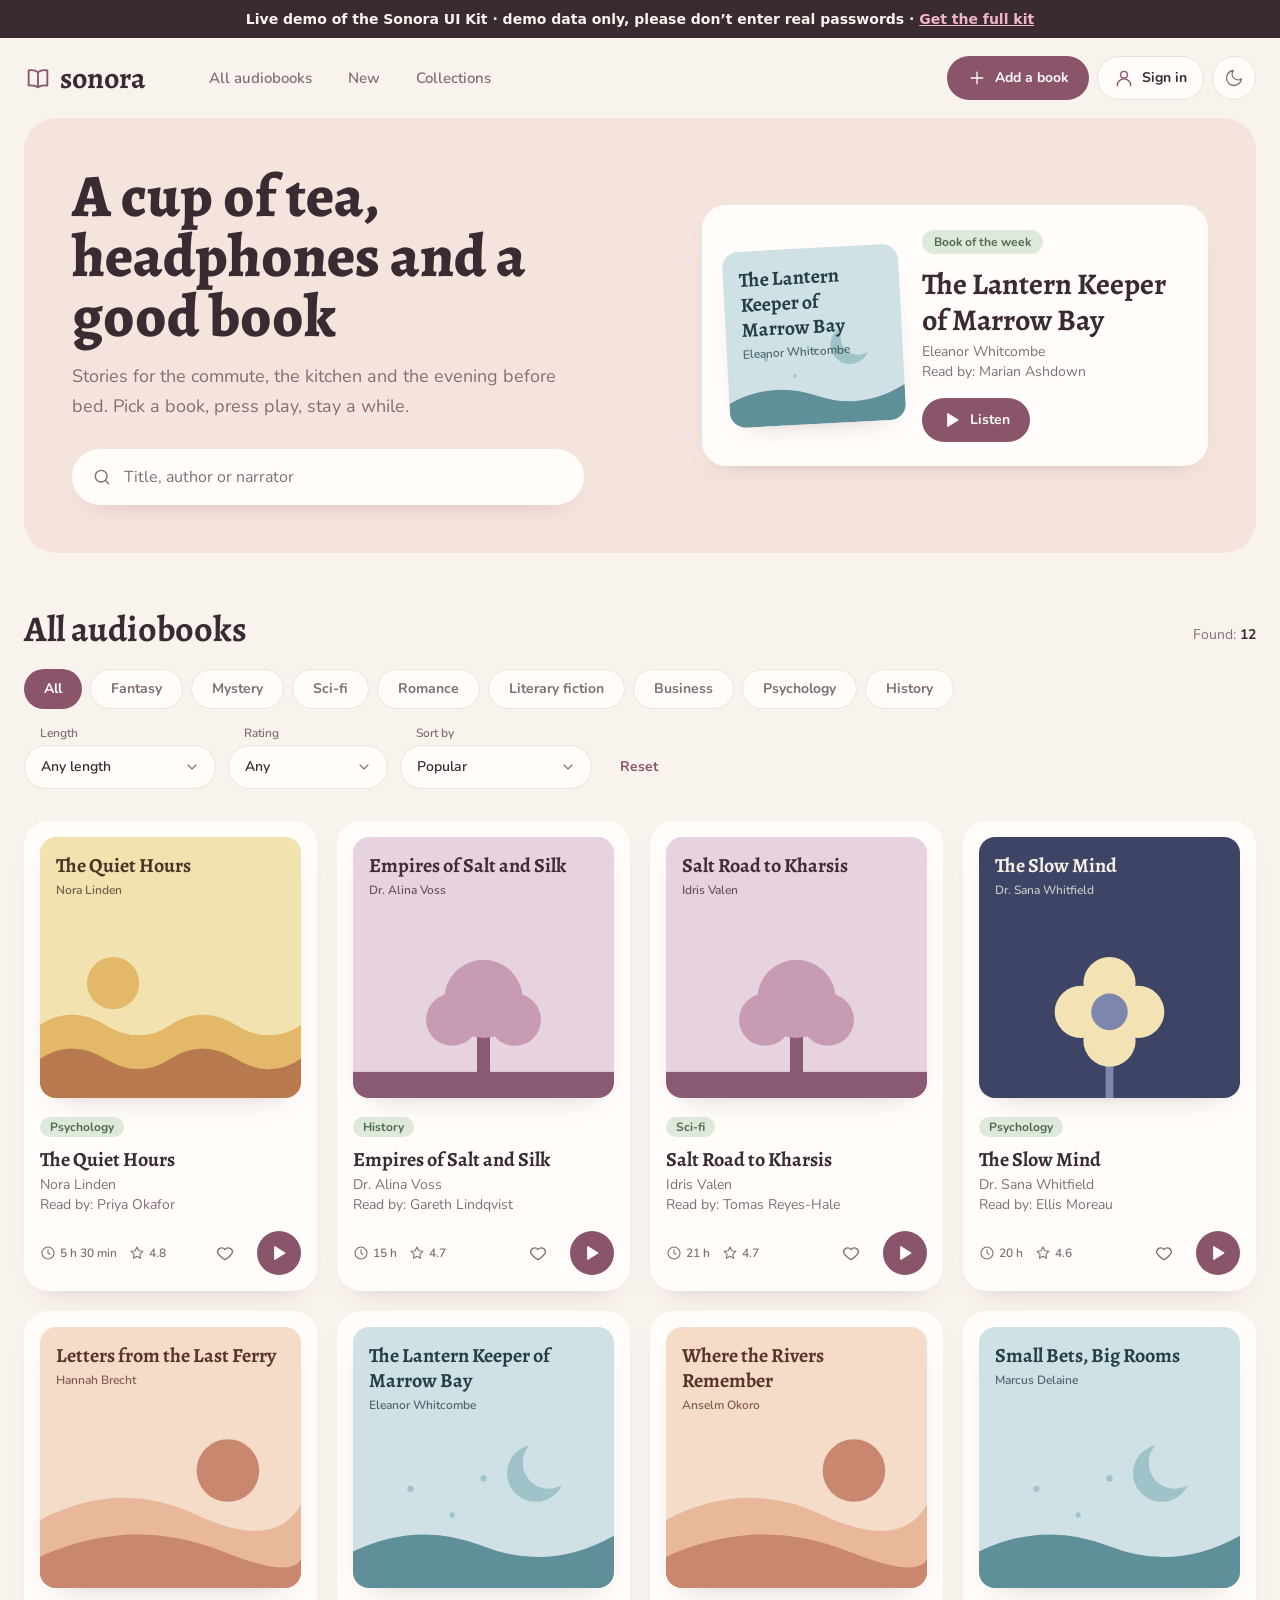
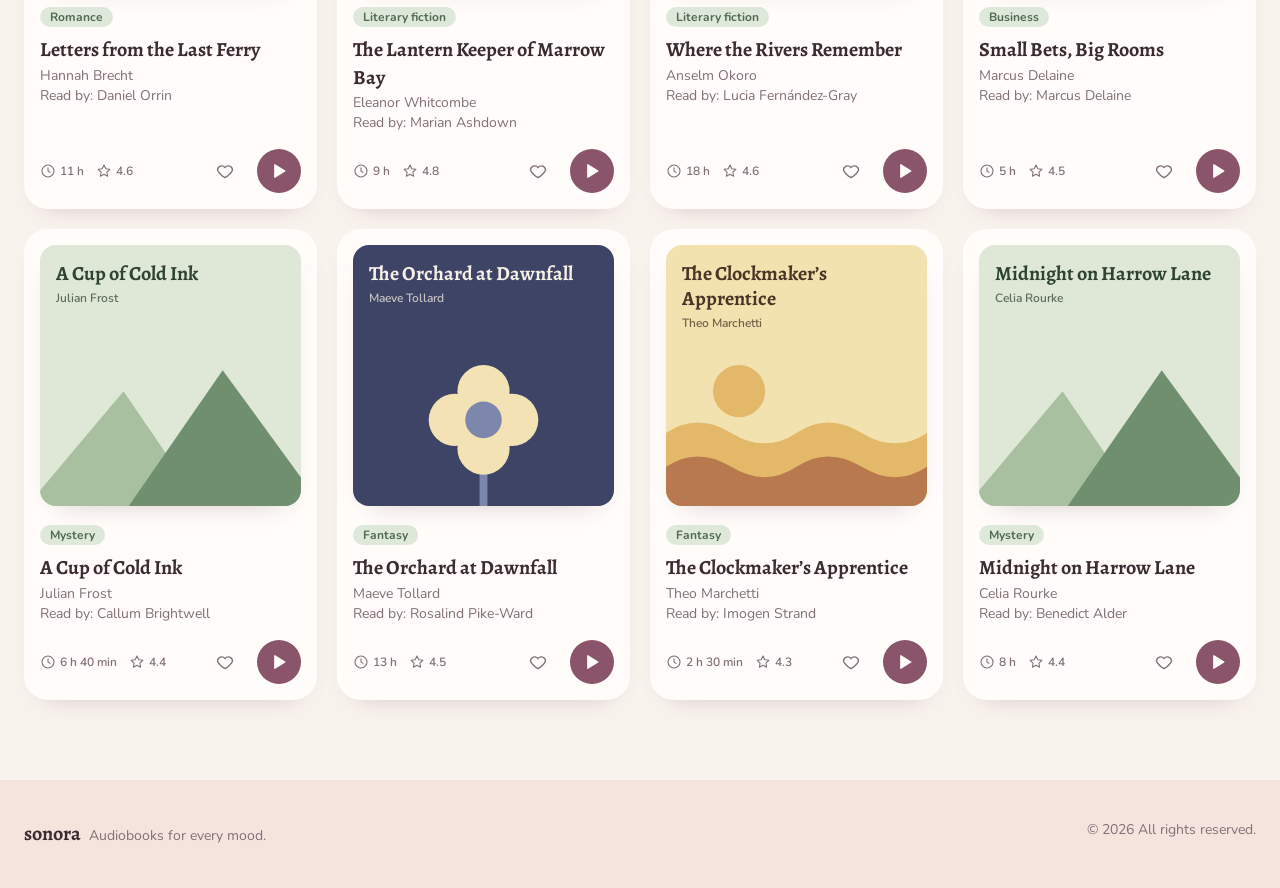
<file: index.html>
<!DOCTYPE html><html lang="en"><head><meta charset="UTF-8"><meta name="robots" content="noindex,nofollow"><meta name="viewport" content="width=device-width, initial-scale=1"><title>Sonora — Audiobook Streaming UI</title><script>try{var th=localStorage.getItem("theme")||(matchMedia("(prefers-color-scheme: dark)").matches?"dark":"light");document.documentElement.classList.toggle("dark",th==="dark")}catch{}</script><link rel="preconnect" href="https://fonts.googleapis.com"><link rel="preconnect" href="https://fonts.gstatic.com" crossorigin><link href="https://fonts.googleapis.com/css2?family=Alegreya:wght@500;700;800&family=Nunito:wght@400;500;600;700&display=swap" rel="stylesheet"><link rel="stylesheet" href="styles.css"><link rel="stylesheet" href="theme.css"><style>body{font-size:16px}.ic{width:1.25rem;height:1.25rem;fill:none;stroke:currentColor;stroke-width:1.6;stroke-linecap:round;stroke-linejoin:round;flex-shrink:0}.ic-f{fill:currentColor}.fav-on .ic{fill:currentColor;color:#d1708a}select{appearance:none;-webkit-appearance:none}.card .cv{transition:transform .3s}.card:hover .cv{transform:rotate(-1.5deg) scale(1.02)}:focus-visible{outline:2px solid rgb(var(--accent));outline-offset:2px}@media(prefers-reduced-motion:reduce){*{transition:none!important}}</style></head><body class="bg-bg text-ink font-sans antialiased min-h-screen flex flex-col"><div style="background:#3a2a31;color:#f9f3ee;text-align:center;font:600 14px/1.45 system-ui,sans-serif;padding:9px 14px">Live demo of the Sonora UI Kit · demo data only, please don’t enter real passwords · <a href="https://masatijp.gumroad.com/l/sonora" target="_blank" rel="noopener" style="color:#f0b6c8;text-decoration:underline">Get the full kit</a></div><svg width="0" height="0" class="absolute" aria-hidden="true"><symbol id="i-book" viewBox="0 0 24 24"><path d="M12 7c-2-1.5-5-2-8-1.5v13c3-.5 6 0 8 1.5 2-1.500 5-2 8-1.500v-13C17 5 14 5.500 12 7zM12 7v13"/></symbol><symbol id="i-search" viewBox="0 0 24 24"><circle cx="11" cy="11" r="7"/><path d="m20 20-3.5-3.5"/></symbol><symbol id="i-sun" viewBox="0 0 24 24"><circle cx="12" cy="12" r="4"/><path d="M12 2v2M12 20v2M4.9 4.9l1.4 1.4M17.7 17.7l1.4 1.4M2 12h2M20 12h2M4.9 19.1l1.4-1.4M17.7 6.3l1.4-1.4"/></symbol><symbol id="i-moon" viewBox="0 0 24 24"><path d="M21 12.8A9 9 0 1 1 11.2 3a7 7 0 0 0 9.8 9.8z"/></symbol><symbol id="i-heart" viewBox="0 0 24 24"><path d="M12 20s-7-4.4-9-9a5 5 0 0 1 9-3 5 5 0 0 1 9 3c-2 4.6-9 9-9 9z"/></symbol><symbol id="i-play" viewBox="0 0 24 24"><path d="M7 4.5v15l12-7.5z"/></symbol><symbol id="i-pause" viewBox="0 0 24 24"><rect x="6" y="5" width="4" height="14" rx="1"/><rect x="14" y="5" width="4" height="14" rx="1"/></symbol><symbol id="i-clock" viewBox="0 0 24 24"><circle cx="12" cy="12" r="9"/><path d="M12 7v5l3 2"/></symbol><symbol id="i-star" viewBox="0 0 24 24"><path d="m12 3 2.7 5.6 6.1.9-4.4 4.3 1 6.1L12 17l-5.4 2.9 1-6.1L3.2 9.5l6.1-.9z"/></symbol><symbol id="i-globe" viewBox="0 0 24 24"><circle cx="12" cy="12" r="9"/><path d="M3 12h18M12 3c3 3 3 15 0 18M12 3c-3 3-3 15 0 18"/></symbol><symbol id="i-sliders" viewBox="0 0 24 24"><path d="M4 6h8M18 6h2M4 12h2M12 12h8M4 18h10M20 18h0"/><circle cx="15" cy="6" r="2"/><circle cx="9" cy="12" r="2"/><circle cx="17" cy="18" r="2"/></symbol><symbol id="i-menu" viewBox="0 0 24 24"><path d="M4 7h16M4 12h16M4 17h16"/></symbol><symbol id="i-x" viewBox="0 0 24 24"><path d="M6 6l12 12M18 6 6 18"/></symbol><symbol id="i-chev" viewBox="0 0 24 24"><path d="m6 9 6 6 6-6"/></symbol><symbol id="i-back" viewBox="0 0 24 24"><path d="M6 5v14M19 5 9 12l10 7z"/></symbol><symbol id="i-fwd" viewBox="0 0 24 24"><path d="M18 5v14M5 5l10 7-10 7z"/></symbol><symbol id="i-user" viewBox="0 0 24 24"><circle cx="12" cy="8" r="4"/><path d="M4 21a8 8 0 0 1 16 0"/></symbol><symbol id="i-plus" viewBox="0 0 24 24"><path d="M12 5v14M5 12h14"/></symbol></svg><header class="bg-bg"><div class="max-w-7xl mx-auto px-3 min-[400px]:px-4 sm:px-6 h-20 flex items-center gap-2 sm:gap-4"><a href="#" class="flex items-center gap-2 text-accent"><svg class="ic !w-7 !h-7"><use href="#i-book"/></svg><span class="font-display text-xl min-[400px]:text-2xl sm:text-3xl font-bold text-ink leading-none">sonora</span></a><nav class="hidden lg:flex items-center gap-1 ml-8 text-[15px] font-semibold text-muted"><a href="#catalog" class="px-4 py-2 rounded-full hover:bg-tint hover:text-ink transition" data-i18n="nav.catalog"></a><a href="#catalog" class="px-4 py-2 rounded-full hover:bg-tint hover:text-ink transition" data-i18n="nav.new"></a><a href="#catalog" class="px-4 py-2 rounded-full hover:bg-tint hover:text-ink transition" data-i18n="nav.collections"></a></nav><div class="ml-auto flex items-center gap-1.5 sm:gap-2"><a href="add-book.html" class="hidden sm:inline-flex items-center gap-2 h-11 px-5 rounded-full bg-accent text-surface text-sm font-bold hover:opacity-90 transition"><svg class="ic"><use href="#i-plus"/></svg><span data-i18n="nav.add"></span></a><a id="authLink" href="auth.html" class="inline-flex items-center gap-2 h-11 px-3 sm:px-4 rounded-full bg-surface border border-line text-sm font-bold hover:bg-tint transition"><svg class="ic text-accent"><use href="#i-user"/></svg><span id="authName" class="hidden sm:inline max-w-[9rem] truncate"></span></a><button id="themeBtn" class="grid place-items-center h-11 w-11 rounded-full bg-surface border border-line text-muted hover:text-ink transition" data-i18n-title="theme"><svg class="ic dark:hidden"><use href="#i-moon"/></svg><svg class="ic hidden dark:block"><use href="#i-sun"/></svg></button><button id="menuBtn" class="lg:hidden grid place-items-center h-11 w-11 rounded-full bg-surface border border-line text-muted" data-i18n-title="menu"><svg class="ic"><use href="#i-menu"/></svg></button></div></div><div id="mNav" class="hidden lg:hidden mx-4 mb-2 p-2 rounded-2xl bg-surface border border-line text-[15px] font-semibold flex-col"><a href="#catalog" class="px-4 py-3 rounded-xl hover:bg-tint" data-i18n="nav.catalog"></a><a href="#catalog" class="px-4 py-3 rounded-xl hover:bg-tint" data-i18n="nav.new"></a><a href="#catalog" class="px-4 py-3 rounded-xl hover:bg-tint" data-i18n="nav.collections"></a><a href="add-book.html" class="px-4 py-3 rounded-xl text-accent" data-i18n="nav.add"></a></div></header><main class="w-full flex-1 max-w-7xl mx-auto px-4 sm:px-6"><section class="rounded-[2rem] bg-tint p-6 sm:p-10 lg:p-12 grid grid-cols-[minmax(0,1fr)] lg:grid-cols-[1.15fr_1fr] gap-8 lg:gap-12 items-center"><div><h1 class="font-display text-[2rem] min-[400px]:text-4xl sm:text-5xl lg:text-6xl font-extrabold leading-[1.05]" data-i18n="hero.title"></h1><p class="mt-4 text-muted text-lg max-w-lg leading-relaxed" data-i18n="hero.sub"></p><label class="mt-7 flex items-center gap-3 h-14 pl-5 pr-2 rounded-full bg-surface shadow-soft max-w-lg focus-within:ring-2 ring-accent/40"><svg class="ic text-muted"><use href="#i-search"/></svg><input id="q" type="search" class="flex-1 min-w-0 bg-transparent outline-none placeholder:text-muted" data-i18n-ph="search"></label></div><div id="pick" class="rounded-3xl bg-surface p-5 sm:p-6 shadow-soft flex items-center gap-5"></div></section><section id="catalog" class="pt-14 scroll-mt-6"><div class="flex items-end justify-between gap-4"><h2 class="font-display text-3xl sm:text-4xl font-bold" data-i18n="nav.catalog"></h2><p class="text-sm text-muted pb-1"><span data-i18n="found"></span> <b id="count" class="text-ink"></b></p></div><div id="chips" class="mt-5 flex gap-2 overflow-x-auto -mx-4 px-4 sm:mx-0 sm:px-0 sm:flex-wrap pb-1" style="scrollbar-width:none"></div><button id="fBtn" class="md:hidden mt-3 inline-flex items-center gap-2 h-11 px-5 rounded-full bg-surface border border-line text-sm font-bold"><svg class="ic"><use href="#i-sliders"/></svg><span data-i18n="filters.title"></span></button><div id="fBar" class="hidden grid grid-cols-2 gap-3 mt-3 md:flex md:flex-wrap md:items-end"><label class="block text-xs font-semibold text-muted"><span class="ml-4" data-i18n="filters.dur"></span><span class="relative block mt-1"><select id="fDur" class="w-full md:w-48 h-11 rounded-full bg-surface border border-line px-4 pr-10 text-sm font-semibold text-ink cursor-pointer"></select><svg class="ic !w-4 !h-4 absolute right-4 top-1/2 -translate-y-1/2 text-muted pointer-events-none"><use href="#i-chev"/></svg></span></label><label class="block text-xs font-semibold text-muted"><span class="ml-4" data-i18n="filters.rating"></span><span class="relative block mt-1"><select id="fRate" class="w-full md:w-40 h-11 rounded-full bg-surface border border-line px-4 pr-10 text-sm font-semibold text-ink cursor-pointer"></select><svg class="ic !w-4 !h-4 absolute right-4 top-1/2 -translate-y-1/2 text-muted pointer-events-none"><use href="#i-chev"/></svg></span></label><label class="block text-xs font-semibold text-muted"><span class="ml-4" data-i18n="filters.sort"></span><span class="relative block mt-1"><select id="fSort" class="w-full md:w-48 h-11 rounded-full bg-surface border border-line px-4 pr-10 text-sm font-semibold text-ink cursor-pointer"></select><svg class="ic !w-4 !h-4 absolute right-4 top-1/2 -translate-y-1/2 text-muted pointer-events-none"><use href="#i-chev"/></svg></span></label><button id="reset" class="h-11 px-4 text-sm font-bold text-accent hover:underline" data-i18n="filters.reset"></button></div><div id="grid" class="mt-8 grid grid-cols-1 min-[520px]:grid-cols-2 lg:grid-cols-3 xl:grid-cols-4 gap-5"></div><p id="empty" class="hidden py-20 text-center text-muted text-lg" data-i18n="empty"></p></section></main><footer class="mt-20 bg-tint"><div class="max-w-7xl mx-auto px-4 sm:px-6 py-10 flex flex-col sm:flex-row gap-3 justify-between text-sm text-muted"><p><span class="font-display text-xl font-bold text-ink">sonora</span> &nbsp;<span data-i18n="footer.tagline"></span></p><p>© 2026 <span data-i18n="footer.rights"></span></p></div></footer><div id="player" class="hidden fixed z-40 bottom-3 inset-x-3 sm:mx-auto sm:max-w-2xl rounded-3xl bg-surface border border-line shadow-bar p-3 pr-4"><div class="flex items-center gap-3"><div id="pCover" class="w-14 shrink-0"></div><div class="min-w-0 flex-1"><p class="text-xs text-muted" data-i18n="now"></p><p id="pTitle" class="font-display text-lg font-bold truncate leading-tight"></p></div><button class="hidden sm:grid place-items-center h-10 w-10 text-muted hover:text-ink"><svg class="ic ic-f"><use href="#i-back"/></svg></button><button id="pPlay" class="grid place-items-center h-12 w-12 rounded-full bg-accent text-surface"><svg class="ic ic-f"><use href="#i-pause"/></svg></button><button class="hidden sm:grid place-items-center h-10 w-10 text-muted hover:text-ink"><svg class="ic ic-f"><use href="#i-fwd"/></svg></button><button id="pClose" class="grid place-items-center h-9 w-9 text-muted hover:text-ink"><svg class="ic"><use href="#i-x"/></svg></button></div><div class="mt-2 mx-1 h-1 rounded-full bg-line overflow-hidden"><div id="pBar" class="h-full w-0 bg-accent rounded-full"></div></div></div><script src="books.js"></script><script src="i18n.js"></script><script src="auth.js"></script><script>(function(){if(typeof BOOKS>"u"||typeof I18N>"u"){document.body.insertAdjacentHTML("afterbegin",'<div style="padding:24px;font:16px/1.5 sans-serif;color:#8a556a">Could not load the required script files (books.js, i18n.js, auth.js). Make sure they are in the same folder as this page.</div>');return}const n=t=>document.getElementById(t),c=t=>String(t??"").replace(/[&<>"]/g,a=>({"&":"&amp;","<":"&lt;",">":"&gt;",'"':"&quot;"})[a]),x="sonora:shelf",v=()=>{try{return JSON.parse(localStorage.getItem(x))||{}}catch{return{}}},u=(t,a="")=>`<svg class="ic ${a}"><use href="#i-${t}"/></svg>`,$=BOOKS[0],d="en",l={q:"",genres:new Set,dur:"any",rate:"any",sort:"pop"};let y=null,p=0;const r=t=>t.split(".").reduce((a,s)=>a&&a[s],I18N[d])??t,b=t=>{const a=Math.floor(t/60),s=t%60;return(a?`${a} ${r("h")} `:"")+(s?`${s} ${r("m")}`:"")},g=(t,a)=>{const s=n(t),o=s.value;s.innerHTML=a.map(([e,i])=>`<option value="${e}">${i}</option>`).join(""),s.value=o||a[0][0]};function k(){document.documentElement.lang=d,document.querySelectorAll("[data-i18n]").forEach(t=>t.textContent=r(t.dataset.i18n)),document.querySelectorAll("[data-i18n-ph]").forEach(t=>t.placeholder=r(t.dataset.i18nPh)),document.querySelectorAll("[data-i18n-title]").forEach(t=>{t.title=r(t.dataset.i18nTitle),t.setAttribute("aria-label",t.title)}),g("fDur",["any","short","mid","long"].map(t=>[t,r("dur."+t)])),g("fRate",["any","r4","r45"].map(t=>[t,r("rate."+t)])),g("fSort",["pop","new","rating","short"].map(t=>[t,r("sort."+t)])),L(),m(),f()}function L(){const t=$;n("pick").innerHTML=`<a href="book.html?id=${t.id}" class="card block w-32 sm:w-44 shrink-0 -rotate-3" aria-label="${c(bookTitle(t,d))}">${cover(t,"md")}</a><div class="min-w-0"><span class="inline-block px-3 py-1 rounded-full bg-sage text-sagetx text-xs font-bold">${r("hero.pick")}</span><h3 class="mt-3 font-display text-2xl sm:text-3xl font-bold leading-tight"><a href="book.html?id=${t.id}" class="hover:text-accent transition">${c(bookTitle(t,d))}</a></h3><p class="mt-1 text-sm text-muted">${c(t.author)}</p><p class="text-sm text-muted">${r("readBy")}: ${c(t.narr)}</p><button data-play="${t.id}" class="mt-4 inline-flex items-center gap-2 h-11 px-5 rounded-full bg-accent text-surface text-sm font-bold hover:opacity-90">${u("play","ic-f")}${r("listen")}</button></div>`}function m(){const t=(a,s,o)=>`<button data-g="${a}" class="shrink-0 h-10 px-5 rounded-full text-sm font-bold transition ${o?"bg-accent text-surface":"bg-surface border border-line text-muted hover:text-ink hover:bg-tint"}">${s}</button>`;n("chips").innerHTML=t("all",r("filters.all"),!l.genres.size)+Object.keys(I18N.en.genres).map(a=>t(a,r("genres."+a),l.genres.has(a))).join("")}function f(){const t=l.q.trim().toLowerCase(),a=BOOKS.filter(e=>(!t||(bookTitle(e,d)+" "+e.author+" "+e.narr).toLowerCase().includes(t))&&(!l.genres.size||l.genres.has(e.genre))&&(l.dur==="any"||(l.dur==="short"?e.min<180:l.dur==="mid"?e.min>=180&&e.min<=600:e.min>600))&&(l.rate==="any"||e.rating>=(l.rate==="r4"?4:4.5))),s={pop:(e,i)=>i.n-e.n,new:(e,i)=>i.id-e.id,rating:(e,i)=>i.rating-e.rating,short:(e,i)=>e.min-i.min};a.sort(s[l.sort]);const o=v();n("count").textContent=a.length,n("empty").classList.toggle("hidden",a.length>0),n("grid").innerHTML=a.map(e=>`<article class="card rounded-3xl bg-surface p-4 shadow-soft flex flex-col"><a href="book.html?id=${e.id}" class="block rounded-2xl" aria-label="${c(bookTitle(e,d))}">${cover(e)}</a><div class="mt-4 flex-1"><span class="inline-block px-2.5 py-0.5 rounded-full bg-sage text-sagetx text-xs font-bold">${r("genres."+e.genre)}</span><h4 class="mt-2 font-display text-xl font-bold leading-snug line-clamp-2"><a href="book.html?id=${e.id}" class="hover:text-accent transition">${c(bookTitle(e,d))}</a></h4><p class="mt-0.5 text-sm text-muted line-clamp-1">${c(e.author)}</p><p class="text-sm text-muted line-clamp-1">${r("readBy")}: ${c(e.narr)}</p></div><div class="mt-4 flex items-center gap-3"><div class="flex-1 min-w-0 flex items-center flex-wrap gap-x-3 gap-y-1 text-xs font-semibold text-muted"><span class="inline-flex items-center gap-1">${u("clock","!w-4 !h-4")}${b(e.min)}</span><span class="inline-flex items-center gap-1">${u("star","!w-4 !h-4")}${e.rating?e.rating.toFixed(1):"\u2014"}</span></div><button data-fav="${e.id}" aria-label="${r("fav")}" class="${o[e.id]&&o[e.id].fav?"fav-on":""} grid place-items-center h-10 w-10 rounded-full text-muted hover:bg-tint hover:text-ink">${u("heart")}</button><button data-play="${e.id}" aria-label="${r("listen")}" class="grid place-items-center h-11 w-11 rounded-full bg-accent text-surface hover:opacity-90">${u("play","ic-f")}</button></div></article>`).join("")}function S(t){const a=BOOKS.find(s=>s.id===t);p=0,n("pCover").innerHTML=cover(a,"sm"),n("pTitle").textContent=bookTitle(a,d),n("player").classList.remove("hidden"),document.body.classList.add("pb-28"),h(!0)}function h(t){clearInterval(y),n("pPlay").innerHTML=u(t?"pause":"play","ic-f"),t&&(y=setInterval(()=>{p=(p+.2)%100,n("pBar").style.width=p+"%"},200))}n("chips").addEventListener("click",t=>{const a=t.target.closest("[data-g]")?.dataset.g;a&&(a==="all"?l.genres.clear():l.genres.has(a)?l.genres.delete(a):l.genres.add(a),m(),f())}),document.addEventListener("click",t=>{const a=t.target.closest("[data-play]");if(a)return S(+a.dataset.play);const s=t.target.closest("[data-fav]");if(s){const o=s.dataset.fav,e=v(),i=e[o]||{status:null,fav:!1};i.fav=!i.fav,s.classList.toggle("fav-on",i.fav),!i.status&&!i.fav?delete e[o]:e[o]=i;try{localStorage.setItem(x,JSON.stringify(e))}catch{}}}),[["fDur","dur"],["fRate","rate"],["fSort","sort"]].forEach(([t,a])=>n(t).addEventListener("change",s=>{l[a]=s.target.value,f()})),n("q").addEventListener("input",t=>{l.q=t.target.value,f()}),n("reset").addEventListener("click",()=>{Object.assign(l,{q:"",dur:"any",rate:"any",sort:"pop"}),l.genres.clear(),n("q").value="",["fDur","fRate","fSort"].forEach(t=>n(t).selectedIndex=0),m(),f()}),n("fBtn").addEventListener("click",()=>n("fBar").classList.toggle("hidden")),n("menuBtn").addEventListener("click",()=>{n("mNav").classList.toggle("hidden"),n("mNav").classList.toggle("flex")}),n("themeBtn").addEventListener("click",()=>{const t=document.documentElement.classList.toggle("dark");try{localStorage.setItem("theme",t?"dark":"light")}catch{}}),n("pPlay").addEventListener("click",()=>h(!!n("pPlay").querySelector('use[href="#i-play"]'))),n("pClose").addEventListener("click",()=>{h(!1),n("player").classList.add("hidden"),document.body.classList.remove("pb-28")}),k()})();</script></body></html>
</file>
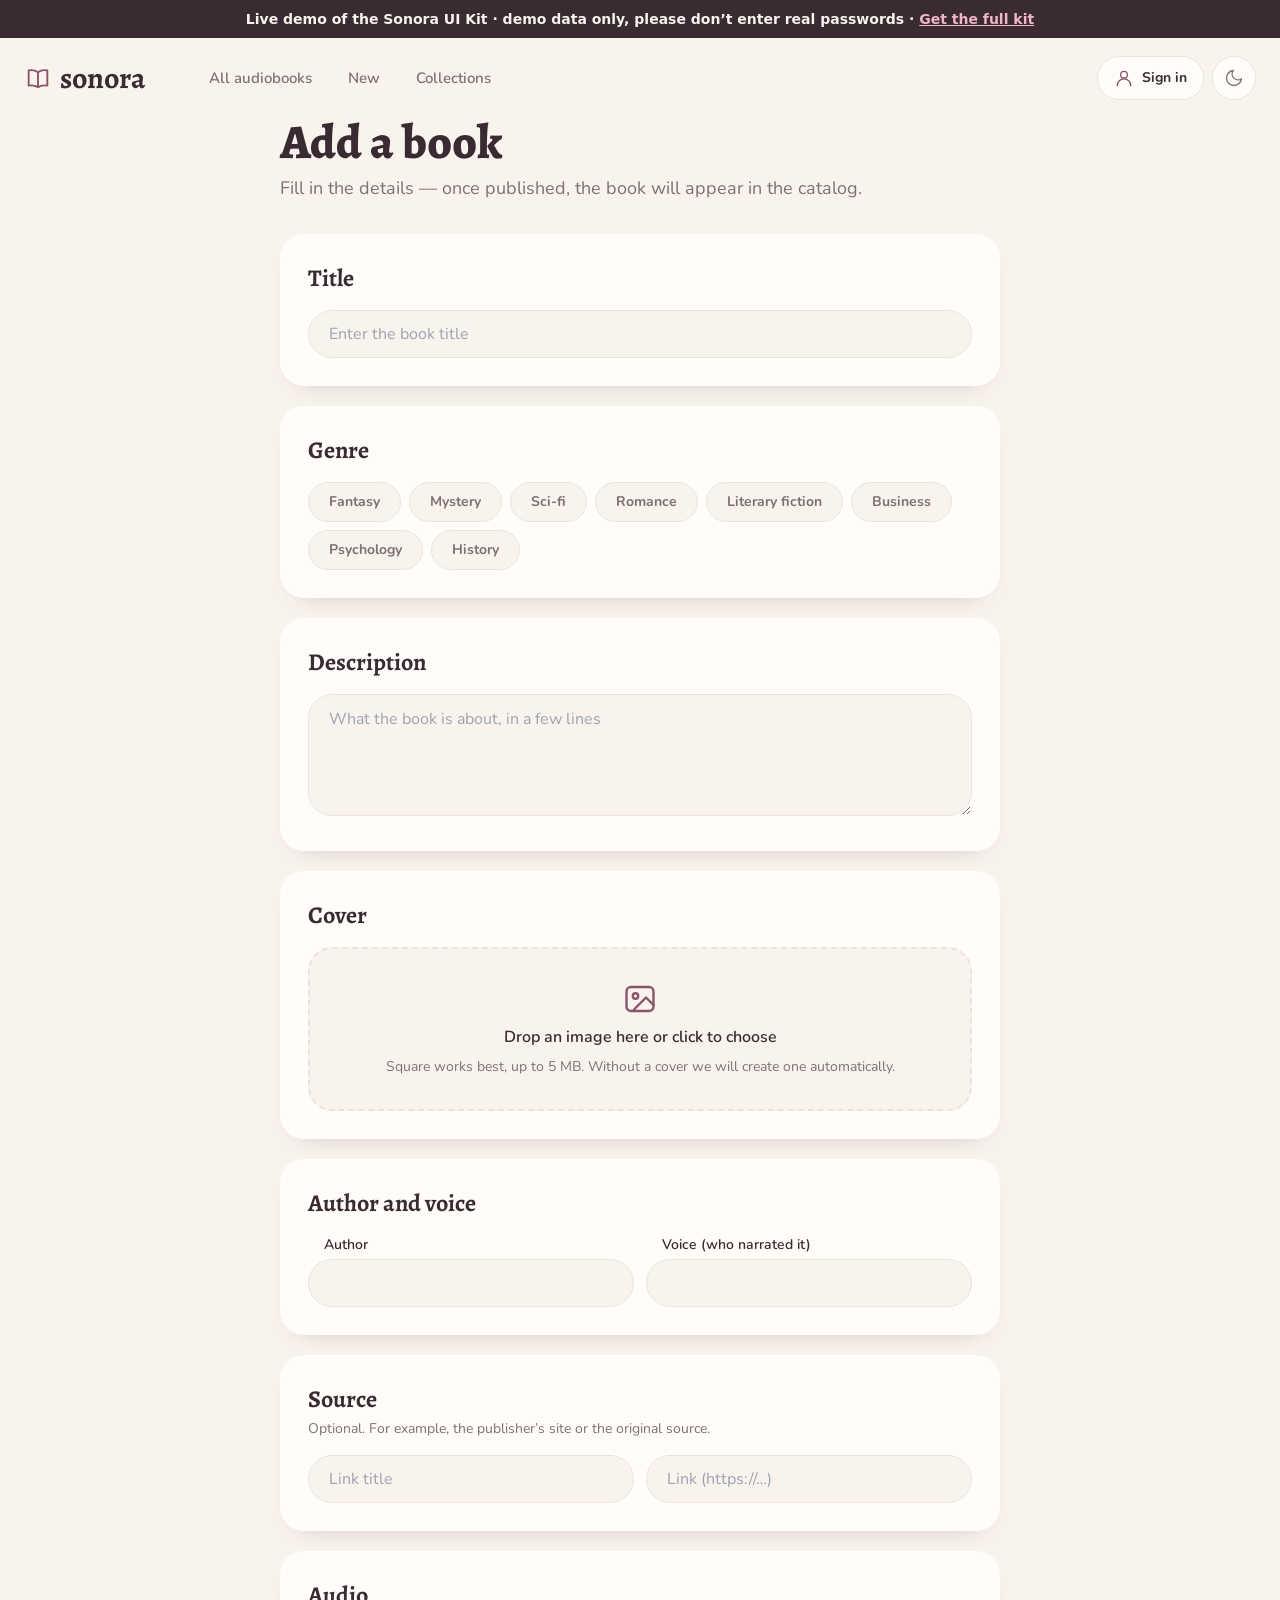
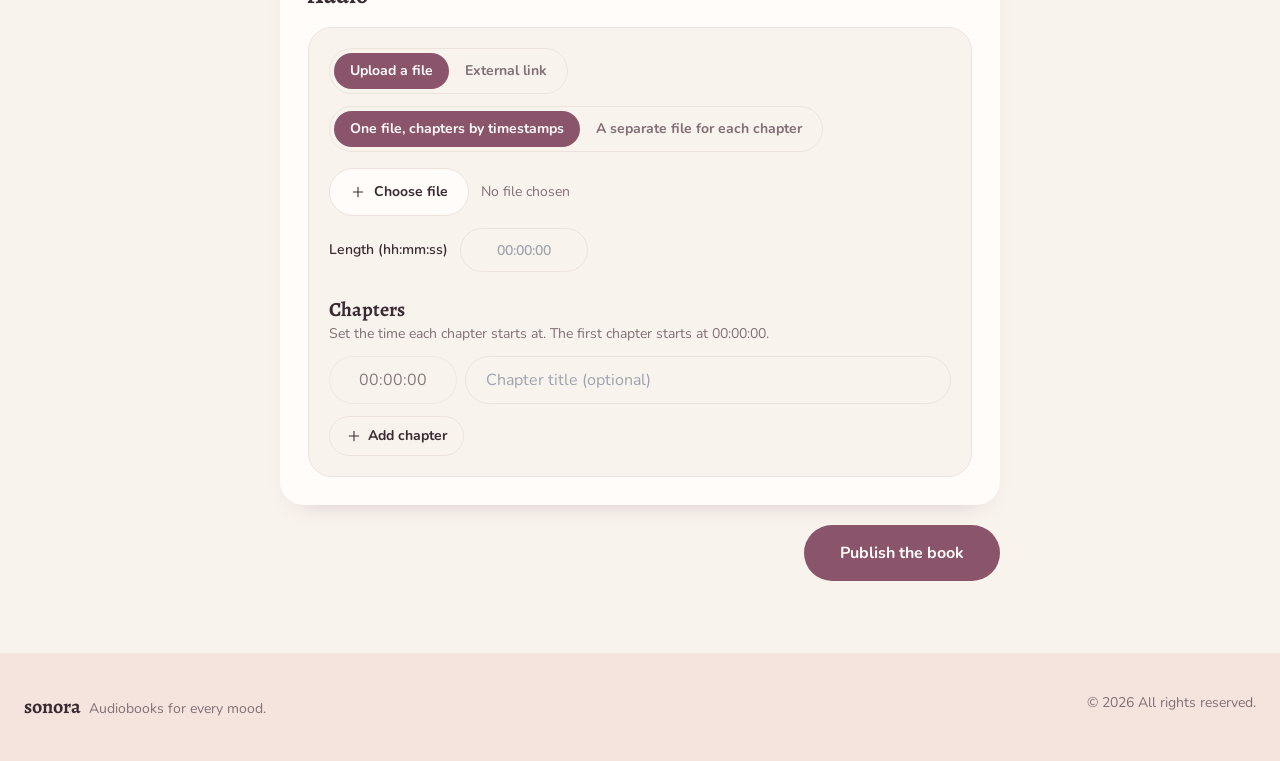
<file: add-book.html>
<!DOCTYPE html><html lang="en"><head><meta charset="UTF-8"><meta name="robots" content="noindex,nofollow"><meta name="viewport" content="width=device-width, initial-scale=1"><title>Sonora — Add a book</title><script>try{var th=localStorage.getItem("theme")||(matchMedia("(prefers-color-scheme: dark)").matches?"dark":"light");document.documentElement.classList.toggle("dark",th==="dark")}catch{}</script><link rel="preconnect" href="https://fonts.googleapis.com"><link rel="preconnect" href="https://fonts.gstatic.com" crossorigin><link href="https://fonts.googleapis.com/css2?family=Alegreya:wght@500;700;800&family=Nunito:wght@400;500;600;700&display=swap" rel="stylesheet"><link rel="stylesheet" href="styles.css"><link rel="stylesheet" href="theme.css"><style>body{font-size:16px}.ic{width:1.25rem;height:1.25rem;fill:none;stroke:currentColor;stroke-width:1.6;stroke-linecap:round;stroke-linejoin:round;flex-shrink:0}select{appearance:none;-webkit-appearance:none}:focus-visible{outline:2px solid rgb(var(--accent));outline-offset:2px}@media(prefers-reduced-motion:reduce){*{transition:none!important}}</style></head><body class="bg-bg text-ink font-sans antialiased min-h-screen flex flex-col"><div style="background:#3a2a31;color:#f9f3ee;text-align:center;font:600 14px/1.45 system-ui,sans-serif;padding:9px 14px">Live demo of the Sonora UI Kit · demo data only, please don’t enter real passwords · <a href="https://masatijp.gumroad.com/l/sonora" target="_blank" rel="noopener" style="color:#f0b6c8;text-decoration:underline">Get the full kit</a></div><svg width="0" height="0" class="absolute" aria-hidden="true"><symbol id="i-book" viewBox="0 0 24 24"><path d="M12 7c-2-1.5-5-2-8-1.5v13c3-.5 6 0 8 1.5 2-1.5 5-2 8-1.5v-13C17 5 14 5.5 12 7zM12 7v13"/></symbol><symbol id="i-sun" viewBox="0 0 24 24"><circle cx="12" cy="12" r="4"/><path d="M12 2v2M12 20v2M4.9 4.9l1.4 1.4M17.7 17.7l1.4 1.4M2 12h2M20 12h2M4.9 19.1l1.4-1.4M17.7 6.3l1.4-1.4"/></symbol><symbol id="i-moon" viewBox="0 0 24 24"><path d="M21 12.8A9 9 0 1 1 11.2 3a7 7 0 0 0 9.8 9.8z"/></symbol><symbol id="i-globe" viewBox="0 0 24 24"><circle cx="12" cy="12" r="9"/><path d="M3 12h18M12 3c3 3 3 15 0 18M12 3c-3 3-3 15 0 18"/></symbol><symbol id="i-menu" viewBox="0 0 24 24"><path d="M4 7h16M4 12h16M4 17h16"/></symbol><symbol id="i-x" viewBox="0 0 24 24"><path d="M6 6l12 12M18 6 6 18"/></symbol><symbol id="i-chev" viewBox="0 0 24 24"><path d="m6 9 6 6 6-6"/></symbol><symbol id="i-user" viewBox="0 0 24 24"><circle cx="12" cy="8" r="4"/><path d="M4 21a8 8 0 0 1 16 0"/></symbol><symbol id="i-plus" viewBox="0 0 24 24"><path d="M12 5v14M5 12h14"/></symbol><symbol id="i-image" viewBox="0 0 24 24"><rect x="3" y="4" width="18" height="16" rx="3"/><circle cx="9" cy="10" r="1.8"/><path d="m21 16-5-5-8 8"/></symbol><symbol id="i-check" viewBox="0 0 24 24"><path d="m5 12 5 5L20 7"/></symbol></svg><header class="bg-bg"><div class="max-w-7xl mx-auto px-3 min-[400px]:px-4 sm:px-6 h-20 flex items-center gap-2 sm:gap-4"><a href="index.html" class="flex items-center gap-2 text-accent"><svg class="ic !w-7 !h-7"><use href="#i-book"/></svg><span class="font-display text-xl min-[400px]:text-2xl sm:text-3xl font-bold text-ink leading-none">sonora</span></a><nav class="hidden lg:flex items-center gap-1 ml-8 text-[15px] font-semibold text-muted"><a href="index.html#catalog" class="px-4 py-2 rounded-full hover:bg-tint hover:text-ink transition" data-i18n="nav.catalog"></a><a href="index.html#catalog" class="px-4 py-2 rounded-full hover:bg-tint hover:text-ink transition" data-i18n="nav.new"></a><a href="index.html#catalog" class="px-4 py-2 rounded-full hover:bg-tint hover:text-ink transition" data-i18n="nav.collections"></a></nav><div class="ml-auto flex items-center gap-1.5 sm:gap-2"><a id="authLink" href="auth.html" class="inline-flex items-center gap-2 h-11 px-3 sm:px-4 rounded-full bg-surface border border-line text-sm font-bold hover:bg-tint transition"><svg class="ic text-accent"><use href="#i-user"/></svg><span id="authName" class="hidden sm:inline max-w-[9rem] truncate"></span></a><button id="themeBtn" class="grid place-items-center h-11 w-11 rounded-full bg-surface border border-line text-muted hover:text-ink transition" data-i18n-title="theme"><svg class="ic dark:hidden"><use href="#i-moon"/></svg><svg class="ic hidden dark:block"><use href="#i-sun"/></svg></button><button id="menuBtn" class="lg:hidden grid place-items-center h-11 w-11 rounded-full bg-surface border border-line text-muted" data-i18n-title="menu"><svg class="ic"><use href="#i-menu"/></svg></button></div></div><div id="mNav" class="hidden lg:hidden mx-4 mb-2 p-2 rounded-2xl bg-surface border border-line text-[15px] font-semibold flex-col"><a href="index.html#catalog" class="px-4 py-3 rounded-xl hover:bg-tint" data-i18n="nav.catalog"></a><a href="index.html#catalog" class="px-4 py-3 rounded-xl hover:bg-tint" data-i18n="nav.new"></a><a href="index.html#catalog" class="px-4 py-3 rounded-xl hover:bg-tint" data-i18n="nav.collections"></a></div></header><main class="w-full flex-1 max-w-3xl mx-auto px-4 sm:px-6"><h1 class="font-display text-4xl sm:text-5xl font-extrabold" data-i18n="add.title"></h1><p class="mt-2 text-muted text-lg" data-i18n="add.sub"></p><div class="mt-8 grid grid-cols-[minmax(0,1fr)] gap-5"><section class="rounded-3xl bg-surface p-5 sm:p-7 shadow-soft"><h2 class="font-display text-2xl font-bold" data-i18n="add.name"></h2><div id="titles" class="mt-4 grid grid-cols-[minmax(0,1fr)] gap-3"></div></section><section class="rounded-3xl bg-surface p-5 sm:p-7 shadow-soft"><h2 class="font-display text-2xl font-bold" data-i18n="add.genre"></h2><div id="genres" class="mt-4 flex flex-wrap gap-2"></div></section><section class="rounded-3xl bg-surface p-5 sm:p-7 shadow-soft"><h2 class="font-display text-2xl font-bold" data-i18n="add.desc"></h2><div id="descs" class="mt-4 grid grid-cols-[minmax(0,1fr)] gap-4"></div></section><section class="rounded-3xl bg-surface p-5 sm:p-7 shadow-soft"><h2 class="font-display text-2xl font-bold" data-i18n="add.cover"></h2><div id="cover" class="mt-4"></div></section><section class="rounded-3xl bg-surface p-5 sm:p-7 shadow-soft"><h2 class="font-display text-2xl font-bold" data-i18n="add.people"></h2><div class="mt-4 grid sm:grid-cols-2 gap-3"><label class="block text-sm font-semibold"><span class="ml-4" data-i18n="add.author"></span><input data-k="author" class="mt-1 w-full h-12 px-5 rounded-full bg-bg border border-line outline-none focus:border-accent font-normal"></label><label class="block text-sm font-semibold"><span class="ml-4" data-i18n="add.narr"></span><input data-k="narr" class="mt-1 w-full h-12 px-5 rounded-full bg-bg border border-line outline-none focus:border-accent font-normal"></label></div></section><section class="rounded-3xl bg-surface p-5 sm:p-7 shadow-soft"><h2 class="font-display text-2xl font-bold" data-i18n="add.sourceT"></h2><p class="mt-1 text-sm text-muted" data-i18n="add.sourceHint"></p><div class="mt-4 grid sm:grid-cols-2 gap-3"><input data-k="srcName" class="w-full h-12 px-5 rounded-full bg-bg border border-line outline-none focus:border-accent" data-i18n-ph="add.sourceName"><input data-k="srcUrl" type="url" inputmode="url" class="w-full h-12 px-5 rounded-full bg-bg border border-line outline-none focus:border-accent" data-i18n-ph="add.sourceUrl"></div></section><section class="rounded-3xl bg-surface p-5 sm:p-7 shadow-soft"><h2 class="font-display text-2xl font-bold" data-i18n="add.audio"></h2><div id="audio" class="mt-4 grid grid-cols-[minmax(0,1fr)] gap-4"></div></section><div id="errs" class="hidden rounded-2xl bg-tint border border-[#d98a98]/50 p-4 text-sm"></div><div class="flex justify-end pb-2"><button id="submit" class="h-14 px-9 rounded-full bg-accent text-surface font-bold hover:opacity-90 transition" data-i18n="add.submit"></button></div></div></main><footer class="mt-16 bg-tint"><div class="max-w-7xl mx-auto px-4 sm:px-6 py-10 flex flex-col sm:flex-row gap-3 justify-between text-sm text-muted"><p><span class="font-display text-xl font-bold text-ink">sonora</span> &nbsp;<span data-i18n="footer.tagline"></span></p><p>© 2026 <span data-i18n="footer.rights"></span></p></div></footer><div id="overlay" class="hidden fixed inset-0 z-50 bg-ink/40 grid place-items-center p-4"><div class="w-full max-w-sm rounded-3xl bg-surface p-7 text-center shadow-soft"><div id="upBox"><p class="font-display text-2xl font-bold" data-i18n="add.uploading"></p><div class="mt-5 h-2 rounded-full bg-line overflow-hidden"><div id="upBar" class="h-full w-0 bg-accent rounded-full transition-all"></div></div></div><div id="doneBox" class="hidden"><span class="mx-auto grid place-items-center h-14 w-14 rounded-full bg-sage text-sagetx"><svg class="ic !w-7 !h-7"><use href="#i-check"/></svg></span><p class="mt-4 font-display text-2xl font-bold" data-i18n="add.done"></p><a id="openBook" href="#" class="mt-5 flex items-center justify-center h-12 rounded-full bg-accent text-surface font-bold" data-i18n="add.open"></a><a href="add-book.html" class="mt-2 flex items-center justify-center h-12 rounded-full text-accent font-bold hover:bg-tint" data-i18n="add.more"></a></div></div></div><script src="books.js"></script><script src="i18n.js"></script><script src="auth.js"></script><script>(function(){if(typeof BOOKS>"u"||typeof I18N>"u"){document.body.insertAdjacentHTML("afterbegin",'<div style="padding:24px;font:16px/1.5 sans-serif;color:#8a556a">Could not load the required script files (books.js, i18n.js, auth.js). Make sure they are in the same folder as this page.</div>');return}const m=e=>document.getElementById(e),v=(e,a="")=>`<svg class="ic ${a}"><use href="#i-${e}"/></svg>`,f=e=>String(e??"").replace(/[&<>"]/g,a=>({"&":"&amp;","<":"&lt;",">":"&gt;",'"':"&quot;"})[a]),O=["en"],U=Object.keys(I18N.en.genres),w="en",n=e=>e.split(".").reduce((a,t)=>a&&a[t],I18N[w])??e,L=e=>n("langs."+e),b="h-12 px-5 rounded-full bg-bg border border-line outline-none focus:border-accent",x=e=>{const a=String(e||"").trim().split(":").map(Number);return!e||a.length>3||a.some(isNaN)?NaN:a.reduce((t,s)=>t*60+s,0)},N=e=>(e=Math.round(e),[Math.floor(e/3600),Math.floor(e%3600/60),e%60].map(a=>String(a).padStart(2,"0")).join(":")),j=(e,a)=>{const t=new Audio;t.preload="metadata",t.onloadedmetadata=()=>a(isFinite(t.duration)?t.duration:0),t.onerror=()=>a(0),t.src=e},E=()=>({title:"",url:"",fname:"",dur:""}),A=()=>({src:"file",mode:"single",url:"",fname:"",dur:"",rows:[{title:"",start:"00:00:00"}],parts:[E()]}),r={langs:[w],title:{},desc:{},genre:"",cover:"",author:"",narr:"",srcName:"",srcUrl:"",audio:{[w]:A()}};function k(){m("titles").innerHTML=r.langs.map(e=>`<input data-k="title" data-l="${e}" value="${f(r.title[e])}" placeholder="${n("add.namePh")}" class="${b} w-full">`).join("")}function S(){m("genres").innerHTML=U.map(e=>`<button data-act="genre" data-v="${e}" class="h-10 px-5 rounded-full text-sm font-bold transition ${r.genre===e?"bg-accent text-surface":"bg-bg border border-line text-muted hover:text-ink hover:bg-tint"}">${n("genres."+e)}</button>`).join("")}function y(){m("descs").innerHTML=r.langs.map(e=>`<div>${r.langs.length>1?`<span class="inline-block mb-2 px-3 py-1 rounded-full bg-sage text-sagetx text-xs font-bold">${L(e)}</span>`:""} <textarea data-k="desc" data-l="${e}" rows="4" maxlength="1200" placeholder="${n("add.descPh")}" class="w-full px-5 py-3 rounded-3xl bg-bg border border-line outline-none focus:border-accent resize-y">${f(r.desc[e])}</textarea></div>`).join("")}function M(){m("cover").innerHTML=r.cover?`<div class="flex items-center gap-5"><img src="${r.cover}" alt="" class="h-36 w-36 sm:h-44 sm:w-44 rounded-2xl object-cover shadow-soft"><div class="grid grid-cols-[minmax(0,1fr)] gap-2"><label class="inline-flex items-center justify-center h-11 px-5 rounded-full border border-line font-bold text-sm cursor-pointer hover:bg-tint"><input type="file" accept="image/*" class="sr-only" data-k="cover">${n("add.coverChange")}</label><button data-act="coverDel" class="h-11 px-5 rounded-full text-sm font-bold text-muted hover:bg-tint">${n("add.coverRemove")}</button></div></div>`:`<label id="drop" class="flex flex-col items-center justify-center text-center gap-2 p-8 rounded-3xl border-2 border-dashed border-line bg-bg cursor-pointer hover:border-accent transition"><input type="file" accept="image/*" class="sr-only" data-k="cover"><span class="text-accent">${v("image","!w-9 !h-9")}</span><span class="font-semibold">${n("add.coverDrop")}</span><span class="text-sm text-muted">${n("add.coverHint")}</span></label>`}function p(){m("audio").innerHTML=r.langs.map(e=>{const a=r.audio[e],t=(c,i,g)=>`<div class="inline-flex flex-wrap p-1 rounded-3xl bg-bg border border-line">${g.map(([h,$])=>`<button type="button" data-act="${c}" data-l="${e}" data-v="${h}" class="h-9 px-4 rounded-full text-sm font-bold transition ${i===h?"bg-accent text-surface":"text-muted hover:text-ink"}">${$}</button>`).join("")}</div>`,s=(c,i,g,h)=>a.src==="file"?`<label class="inline-flex items-center gap-2 h-12 px-5 rounded-full border border-line bg-surface font-bold text-sm cursor-pointer hover:bg-tint shrink-0"><input type="file" accept="audio/*" class="sr-only" data-k="${c}file" data-l="${e}" data-i="${i}">${v("plus","!w-4 !h-4")}${n("add.pick")}</label><span class="text-sm text-muted truncate min-w-0 flex-1">${f(g||n("add.none"))}</span>`:`<input data-k="${c}url" data-l="${e}" data-i="${i}" value="${f(h)}" placeholder="${n("add.linkPh")}" class="${b} flex-1 min-w-0 w-full">`,d=(c,i,g)=>g?`<button data-act="${c}" data-l="${e}" data-i="${i}" aria-label="${n("add.del")}" class="grid place-items-center h-12 w-12 rounded-full text-muted hover:bg-tint shrink-0">${v("x")}</button>`:"",l=c=>`<button data-act="${c}" data-l="${e}" class="mt-3 inline-flex items-center gap-1.5 h-10 px-4 rounded-full border border-line text-sm font-bold hover:bg-tint">${v("plus","!w-4 !h-4")}${n("add.addCh")}</button>`,o=`<div class="flex items-center gap-3 flex-wrap">${s("",0,a.fname,a.url)}</div><label class="mt-3 flex items-center gap-3 text-sm font-semibold flex-wrap">${n("add.dur")}<input data-k="dur" data-l="${e}" value="${f(a.dur)}" placeholder="00:00:00" class="${b} !h-11 w-32 text-center"></label><h3 class="mt-6 font-display text-xl font-bold">${n("add.chapters")}</h3><p class="text-sm text-muted">${n("add.helpSingle")}</p><div class="mt-3 grid grid-cols-[minmax(0,1fr)] gap-2">${a.rows.map((c,i)=>`<div class="flex items-center gap-2"><input data-k="rstart" data-l="${e}" data-i="${i}" value="${f(c.start)}" placeholder="00:00:00" ${i===0?"readonly":""} class="${b} w-28 sm:w-32 text-center shrink-0 ${i===0?"opacity-60":""}"><input data-k="rtitle" data-l="${e}" data-i="${i}" value="${f(c.title)}" placeholder="${n("add.chName")}" class="${b} flex-1 min-w-0">${d("rmRow",i,i>0)}</div>`).join("")}</div>${l("addRow")}`,u=`<h3 class="font-display text-xl font-bold">${n("add.chapters")}</h3><p class="text-sm text-muted">${n("add.helpMulti")}</p><div class="mt-3 grid grid-cols-[minmax(0,1fr)] gap-3">${a.parts.map((c,i)=>`<div class="grid grid-cols-[minmax(0,1fr)] gap-2 p-3 rounded-2xl border border-line bg-surface"><div class="flex items-center gap-2"><input data-k="ptitle" data-l="${e}" data-i="${i}" value="${f(c.title)}" placeholder="${n("add.chName")}" class="${b} flex-1 min-w-0">${d("rmPart",i,i>0)}</div><div class="flex items-center gap-2 flex-wrap">${s("p",i,c.fname,c.url)}<input data-k="pdur" data-l="${e}" data-i="${i}" value="${f(c.dur)}" placeholder="00:00:00" title="${n("add.dur")}" class="${b} !h-11 w-28 text-center shrink-0"></div></div>`).join("")}</div>${l("addPart")}`;return`<div class="rounded-3xl bg-bg border border-line p-4 sm:p-5"> ${r.langs.length>1?`<span class="inline-block mb-3 px-3 py-1 rounded-full bg-sage text-sagetx text-xs font-bold">${n("add.voice")}: ${L(e)}</span>`:""} <div class="flex flex-wrap gap-3 mb-4">${t("src",a.src,[["file",n("add.srcFile")],["link",n("add.srcLink")]])}${t("mode",a.mode,[["single",n("add.modeSingle")],["multi",n("add.modeMulti")]])}</div> ${a.mode==="single"?o:u}</div>`}).join("")}function D(){document.documentElement.lang=w,document.querySelectorAll("[data-i18n]").forEach(e=>e.textContent=n(e.dataset.i18n)),document.querySelectorAll("[data-i18n-ph]").forEach(e=>e.placeholder=n(e.dataset.i18nPh)),document.querySelectorAll("[data-i18n-title]").forEach(e=>{e.title=n(e.dataset.i18nTitle),e.setAttribute("aria-label",e.title)}),k(),S(),y(),M(),p()}function R(e,a){const t=r.langs.indexOf(e);r.langs[t]=a;for(const s of["title","desc","audio"])r[s][a]=r[s][e],delete r[s][e];k(),y(),p()}function I(e,a,t){a({fname:e.name,dur:""}),t(),j(URL.createObjectURL(e),s=>{s&&(a({dur:N(s)}),t())})}function T(e){if(!e||!e.type.startsWith("image/")||e.size>5*1024*1024)return;const a=new FileReader;a.onload=()=>{const t=new Image;t.onload=()=>{const s=Math.min(t.width,t.height),d=document.createElement("canvas");d.width=d.height=600,d.getContext("2d").drawImage(t,(t.width-s)/2,(t.height-s)/2,s,s,0,0,600,600),r.cover=d.toDataURL("image/jpeg",.85),M()},t.src=a.result},a.readAsDataURL(e)}document.addEventListener("click",e=>{const a=e.target.closest("[data-act]");if(!a)return;const{act:t,l:s,v:d}=a.dataset,l=+a.dataset.i,o=r.audio[s];t==="addLang"?(r.langs.push(s),r.audio[s]=A(),k(),y(),p()):t==="rmLang"?(r.langs=r.langs.filter(u=>u!==s),["title","desc","audio"].forEach(u=>delete r[u][s]),k(),y(),p()):t==="genre"?(r.genre=d,S()):t==="coverDel"?(r.cover="",M()):t==="src"?(o.src=d,p()):t==="mode"?(o.mode=d,p()):t==="addRow"?(o.rows.push({title:"",start:""}),p()):t==="rmRow"?(o.rows.splice(l,1),p()):t==="addPart"?(o.parts.push(E()),p()):t==="rmPart"&&(o.parts.splice(l,1),p())}),document.addEventListener("input",e=>{const a=e.target.dataset,t=e.target.value;if(!a.k)return;const s=r.audio[a.l],d=+a.i;({title:()=>r.title[a.l]=t,desc:()=>r.desc[a.l]=t,author:()=>r.author=t,narr:()=>r.narr=t,srcName:()=>r.srcName=t,srcUrl:()=>r.srcUrl=t,url:()=>s.url=t,dur:()=>s.dur=t,rstart:()=>s.rows[d].start=t,rtitle:()=>s.rows[d].title=t,ptitle:()=>s.parts[d].title=t,purl:()=>s.parts[d].url=t,pdur:()=>s.parts[d].dur=t}[a.k]||(()=>{}))()}),document.addEventListener("change",e=>{const a=e.target.dataset,t=e.target.files&&e.target.files[0],s=r.audio[a.l],d=+a.i;if(a.k==="plang")return R(r.langs[0],e.target.value);if(a.k==="cover")return T(t);if(a.k==="file"&&t)return I(t,l=>Object.assign(s,l),p);if(a.k==="pfile"&&t)return s.parts[d].title||(s.parts[d].title=t.name.replace(/\.[^.]+$/,"")),I(t,l=>Object.assign(s.parts[d],l),p);a.k==="url"&&s.url&&j(s.url,l=>{l&&(s.dur=N(l),p())}),a.k==="purl"&&s.parts[d].url&&j(s.parts[d].url,l=>{l&&(s.parts[d].dur=N(l),p())})}),document.addEventListener("dragover",e=>{e.target.closest("#drop")&&e.preventDefault()}),document.addEventListener("drop",e=>{e.target.closest("#drop")&&(e.preventDefault(),T(e.dataTransfer.files[0]))});function P(){const e=[];r.genre||e.push(n("add.eGenre"));const a=r.srcName.trim(),t=r.srcUrl.trim();return(a||t)&&!/^https?:\/\/[^\s.]+\.\S+$/i.test(t)&&e.push(n("add.eUrl")),r.langs.forEach(s=>{const d=L(s)+": ",l=r.audio[s];if((r.title[s]||"").trim()||e.push(d+n("add.eTitle")),l.mode==="single"){(l.src==="file"?l.fname:l.url.trim())||e.push(d+n("add.eAudio"));const o=x(l.dur);if(!(o>0))e.push(d+n("add.eDur"));else{const u=l.rows.map((c,i)=>i?x(c.start):0);(u.some(isNaN)||u.some((c,i)=>i&&c<=u[i-1])||u[u.length-1]>=o)&&e.push(d+n("add.eTimes"))}}else l.parts.some(o=>!(l.src==="file"?o.fname:o.url.trim()))&&e.push(d+n("add.eAudio")),l.parts.some(o=>!(x(o.dur)>0))&&e.push(d+n("add.eDur"))}),e}function B(){const e=r.langs[0],a={},t={},s={},d={};let l=0;return r.langs.forEach(o=>{const u=r.audio[o];let c;if(s[o]=r.title[o].trim(),d[o]=(r.desc[o]||"").trim(),u.mode==="single"){const i=x(u.dur),g=u.rows.map((h,$)=>$?x(h.start):0);c=u.rows.map((h,$)=>({title:h.title.trim(),min:Math.max(1,Math.round(((g[$+1]??i)-g[$])/60))})),t[o]=u.src==="link"?{url:u.url.trim()}:{}}else c=u.parts.map(i=>({title:i.title.trim(),min:Math.max(1,Math.round(x(i.dur)/60))})),t[o]=u.src==="link"?{parts:u.parts.map(i=>i.url.trim())}:{};a[o]=c,o===e&&(l=c.reduce((i,g)=>i+g.min,0))}),{id:Math.floor(Date.now()/1e3)%1e8+1e3,custom:!0,title:s[e],titles:s,desc:d[e],descs:d,langs:r.langs.slice(),lang:e,author:r.author.trim()||"\u2014",narr:r.narr.trim()||"\u2014",genre:r.genre,source:r.srcUrl.trim()?{name:r.srcName.trim()||r.srcUrl.trim(),url:r.srcUrl.trim()}:null,min:l,rating:0,n:0,cover:r.cover,chapters:a,audio:t}}m("submit").addEventListener("click",()=>{const e=P(),a=m("errs");if(a.classList.toggle("hidden",!e.length),e.length)return a.innerHTML=`<b>${n("add.fix")}</b><ul class="mt-1 list-disc pl-5">${e.map(l=>`<li>${f(l)}</li>`).join("")}</ul>`,a.scrollIntoView({behavior:"smooth",block:"center"});const t=B();try{const l=JSON.parse(localStorage.getItem("sonora:books")||"[]");l.push(t),localStorage.setItem("sonora:books",JSON.stringify(l))}catch{}m("overlay").classList.remove("hidden");let s=0;const d=setInterval(()=>{s=Math.min(100,s+8+Math.random()*10),m("upBar").style.width=s+"%",s>=100&&(clearInterval(d),setTimeout(()=>{m("upBox").classList.add("hidden"),m("doneBox").classList.remove("hidden"),m("openBook").href="book.html?id="+t.id},250))},160)}),m("menuBtn").addEventListener("click",()=>{m("mNav").classList.toggle("hidden"),m("mNav").classList.toggle("flex")}),m("themeBtn").addEventListener("click",()=>{const e=document.documentElement.classList.toggle("dark");try{localStorage.setItem("theme",e?"dark":"light")}catch{}}),D()})();</script></body></html>
</file>
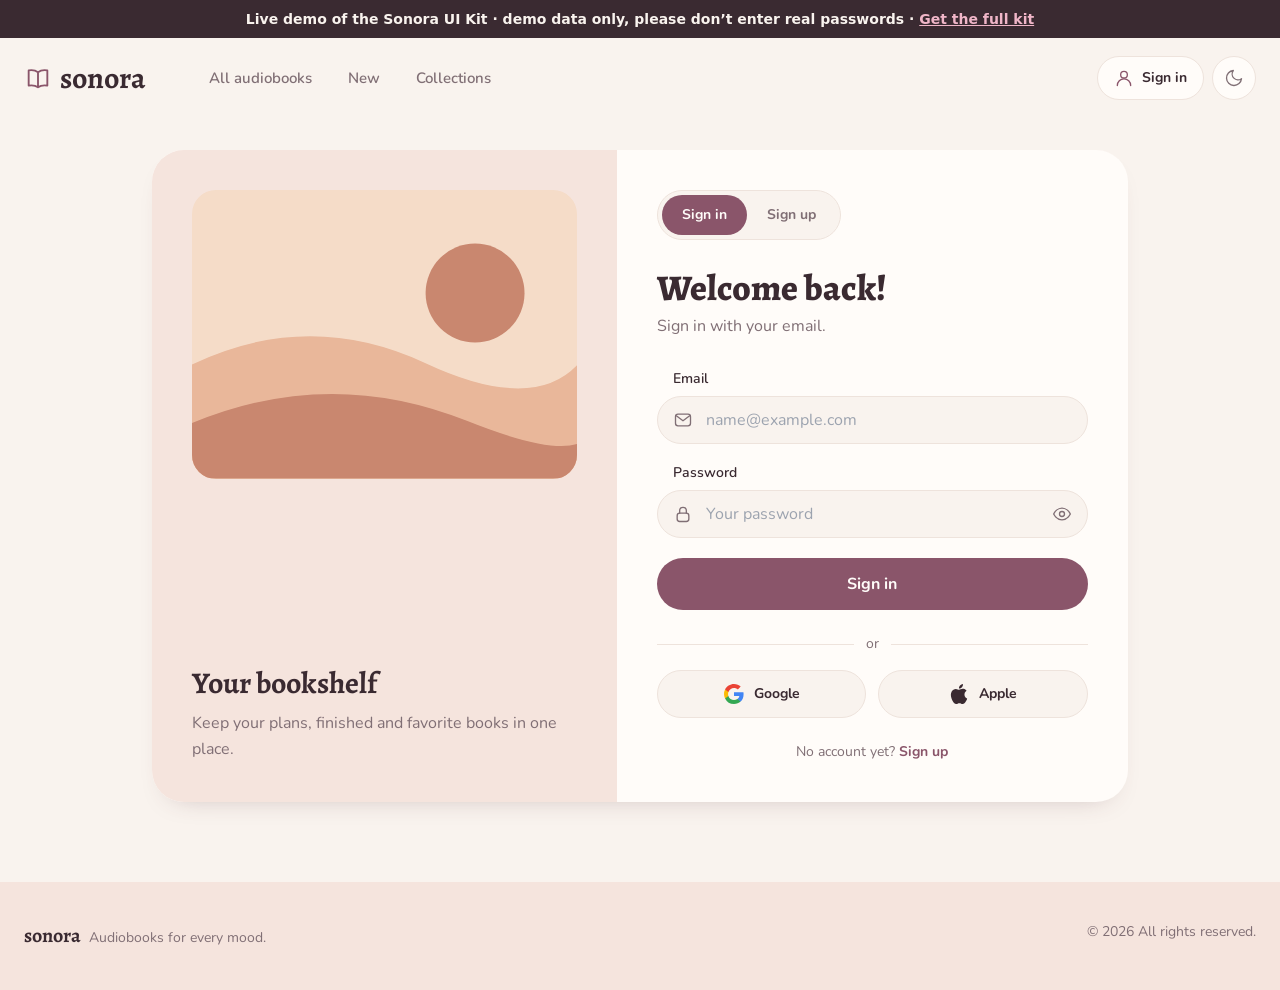
<file: auth.html>
<!DOCTYPE html><html lang="en"><head><meta charset="UTF-8"><meta name="robots" content="noindex,nofollow"><meta name="viewport" content="width=device-width, initial-scale=1"><title>Sonora — Sign in</title><script>try{var th=localStorage.getItem("theme")||(matchMedia("(prefers-color-scheme: dark)").matches?"dark":"light");document.documentElement.classList.toggle("dark",th==="dark")}catch{}</script><link rel="preconnect" href="https://fonts.googleapis.com"><link rel="preconnect" href="https://fonts.gstatic.com" crossorigin><link href="https://fonts.googleapis.com/css2?family=Alegreya:wght@500;700;800&family=Nunito:wght@400;500;600;700&display=swap" rel="stylesheet"><link rel="stylesheet" href="styles.css"><link rel="stylesheet" href="theme.css"><style>body{font-size:16px}.ic{width:1.25rem;height:1.25rem;fill:none;stroke:currentColor;stroke-width:1.6;stroke-linecap:round;stroke-linejoin:round;flex-shrink:0}select{appearance:none;-webkit-appearance:none}:focus-visible{outline:2px solid rgb(var(--accent));outline-offset:2px}@media(prefers-reduced-motion:reduce){*{transition:none!important}}</style></head><body class="bg-bg text-ink font-sans antialiased min-h-screen flex flex-col"><div style="background:#3a2a31;color:#f9f3ee;text-align:center;font:600 14px/1.45 system-ui,sans-serif;padding:9px 14px">Live demo of the Sonora UI Kit · demo data only, please don’t enter real passwords · <a href="https://masatijp.gumroad.com/l/sonora" target="_blank" rel="noopener" style="color:#f0b6c8;text-decoration:underline">Get the full kit</a></div><svg width="0" height="0" class="absolute" aria-hidden="true"><symbol id="i-book" viewBox="0 0 24 24"><path d="M12 7c-2-1.5-5-2-8-1.5v13c3-.5 6 0 8 1.5 2-1.5 5-2 8-1.5v-13C17 5 14 5.5 12 7zM12 7v13"/></symbol><symbol id="i-sun" viewBox="0 0 24 24"><circle cx="12" cy="12" r="4"/><path d="M12 2v2M12 20v2M4.9 4.9l1.4 1.4M17.7 17.7l1.4 1.4M2 12h2M20 12h2M4.9 19.1l1.4-1.4M17.7 6.3l1.4-1.4"/></symbol><symbol id="i-moon" viewBox="0 0 24 24"><path d="M21 12.8A9 9 0 1 1 11.2 3a7 7 0 0 0 9.8 9.8z"/></symbol><symbol id="i-globe" viewBox="0 0 24 24"><circle cx="12" cy="12" r="9"/><path d="M3 12h18M12 3c3 3 3 15 0 18M12 3c-3 3-3 15 0 18"/></symbol><symbol id="i-menu" viewBox="0 0 24 24"><path d="M4 7h16M4 12h16M4 17h16"/></symbol><symbol id="i-user" viewBox="0 0 24 24"><circle cx="12" cy="8" r="4"/><path d="M4 21a8 8 0 0 1 16 0"/></symbol><symbol id="i-mail" viewBox="0 0 24 24"><rect x="3" y="5" width="18" height="14" rx="3"/><path d="m4 7 8 6 8-6"/></symbol><symbol id="i-lock" viewBox="0 0 24 24"><rect x="5" y="11" width="14" height="10" rx="3"/><path d="M8 11V8a4 4 0 0 1 8 0v3"/></symbol><symbol id="i-eye" viewBox="0 0 24 24"><path d="M2 12s3.5-7 10-7 10 7 10 7-3.5 7-10 7S2 12 2 12z"/><circle cx="12" cy="12" r="3"/></symbol><symbol id="i-eyeoff" viewBox="0 0 24 24"><path d="M3 3l18 18M10.6 6.2A10 10 0 0 1 12 6c6.5 0 10 6 10 6a17 17 0 0 1-3.3 4.1M6.6 6.7C3.7 8.5 2 12 2 12s3.5 7 10 7c1.5 0 2.8-.3 4-.9M9.9 9.9a3 3 0 0 0 4.2 4.2"/></symbol><symbol id="i-check" viewBox="0 0 24 24"><path d="m5 12 5 5L20 7"/></symbol></svg><header class="bg-bg"><div class="max-w-7xl mx-auto px-3 min-[400px]:px-4 sm:px-6 h-20 flex items-center gap-2 sm:gap-4"><a href="index.html" class="flex items-center gap-2 text-accent"><svg class="ic !w-7 !h-7"><use href="#i-book"/></svg><span class="font-display text-xl min-[400px]:text-2xl sm:text-3xl font-bold text-ink leading-none">sonora</span></a><nav class="hidden lg:flex items-center gap-1 ml-8 text-[15px] font-semibold text-muted"><a href="index.html#catalog" class="px-4 py-2 rounded-full hover:bg-tint hover:text-ink transition" data-i18n="nav.catalog"></a><a href="index.html#catalog" class="px-4 py-2 rounded-full hover:bg-tint hover:text-ink transition" data-i18n="nav.new"></a><a href="index.html#catalog" class="px-4 py-2 rounded-full hover:bg-tint hover:text-ink transition" data-i18n="nav.collections"></a></nav><div class="ml-auto flex items-center gap-1.5 sm:gap-2"><a id="authLink" href="auth.html" class="inline-flex items-center gap-2 h-11 px-3 sm:px-4 rounded-full bg-surface border border-line text-sm font-bold hover:bg-tint transition"><svg class="ic text-accent"><use href="#i-user"/></svg><span id="authName" class="hidden sm:inline max-w-[9rem] truncate"></span></a><button id="themeBtn" class="grid place-items-center h-11 w-11 rounded-full bg-surface border border-line text-muted hover:text-ink transition" data-i18n-title="theme"><svg class="ic dark:hidden"><use href="#i-moon"/></svg><svg class="ic hidden dark:block"><use href="#i-sun"/></svg></button><button id="menuBtn" class="lg:hidden grid place-items-center h-11 w-11 rounded-full bg-surface border border-line text-muted" data-i18n-title="menu"><svg class="ic"><use href="#i-menu"/></svg></button></div></div><div id="mNav" class="hidden lg:hidden mx-4 mb-2 p-2 rounded-2xl bg-surface border border-line text-[15px] font-semibold flex-col"><a href="index.html#catalog" class="px-4 py-3 rounded-xl hover:bg-tint" data-i18n="nav.catalog"></a><a href="index.html#catalog" class="px-4 py-3 rounded-xl hover:bg-tint" data-i18n="nav.new"></a><a href="index.html#catalog" class="px-4 py-3 rounded-xl hover:bg-tint" data-i18n="nav.collections"></a></div></header><main class="w-full flex-1 max-w-5xl mx-auto px-4 sm:px-6 py-4 sm:py-8 grid place-items-center"><div class="w-full rounded-[2rem] bg-surface shadow-soft overflow-hidden grid md:grid-cols-[1fr_1.1fr]"><aside class="hidden md:flex flex-col justify-between gap-8 p-10 bg-tint"><div id="art" class="rounded-3xl overflow-hidden aspect-[4/3]"></div><div><h2 class="font-display text-3xl font-bold leading-tight" data-i18n="auth.sideTitle"></h2><p class="mt-2 text-muted leading-relaxed" data-i18n="auth.sideSub"></p></div></aside><section id="panel" class="p-6 sm:p-10"></section></div></main><footer class="mt-12 bg-tint"><div class="max-w-7xl mx-auto px-4 sm:px-6 py-10 flex flex-col sm:flex-row gap-3 justify-between text-sm text-muted"><p><span class="font-display text-xl font-bold text-ink">sonora</span> &nbsp;<span data-i18n="footer.tagline"></span></p><p>© 2026 <span data-i18n="footer.rights"></span></p></div></footer><script src="books.js"></script><script src="i18n.js"></script><script src="auth.js"></script><script>(function(){if(typeof BOOKS>"u"||typeof I18N>"u"||typeof Auth>"u"){document.body.insertAdjacentHTML("afterbegin",'<div style="padding:24px;font:16px/1.5 sans-serif;color:#8a556a">Could not load the required script files (books.js, i18n.js, auth.js). Make sure they are in the same folder as this page.</div>');return}const l=e=>document.getElementById(e),c=(e,a="")=>`<svg class="ic ${a}"><use href="#i-${e}"/></svg>`,h=e=>String(e??"").replace(/[&<>"]/g,a=>({"&":"&amp;","<":"&lt;",">":"&gt;",'"':"&quot;"})[a]),p="en",s=e=>e.split(".").reduce((a,n)=>a&&a[n],I18N[p])??e,t={mode:location.hash==="#register"?"register":"login",email:"",login:"",pass:"",show:!1,errs:{}},f=()=>{const e=new URLSearchParams(location.search).get("next");return e&&/^[\w-]+\.html(\?[\w=&%-]*)?$/.test(e)?e:"index.html"};function x(){const[e,a,n]=COL[0];l("art").style.background=e,l("art").innerHTML=`<svg viewBox="0 30 100 70" preserveAspectRatio="xMidYMid slice" class="h-full w-full">${SCENE[0](e,a,n)}</svg>`}const $='<svg viewBox="0 0 24 24" class="h-5 w-5 shrink-0" aria-hidden="true"><path fill="#4285F4" d="M23.5 12.27c0-.79-.07-1.54-.2-2.27H12v4.51h6.47a5.53 5.53 0 0 1-2.4 3.63v3h3.88c2.27-2.09 3.55-5.17 3.55-8.87z"/><path fill="#34A853" d="M12 24c3.24 0 5.95-1.08 7.93-2.91l-3.88-3c-1.08.72-2.45 1.16-4.05 1.16-3.13 0-5.78-2.11-6.73-4.96H1.27v3.09A12 12 0 0 0 12 24z"/><path fill="#FBBC05" d="M5.27 14.29A7.2 7.2 0 0 1 4.9 12c0-.8.14-1.57.37-2.29V6.62H1.27A12 12 0 0 0 0 12c0 1.94.46 3.77 1.27 5.38l4-3.09z"/><path fill="#EA4335" d="M12 4.75c1.77 0 3.35.61 4.6 1.8l3.43-3.43C17.95 1.19 15.24 0 12 0 7.31 0 3.26 2.69 1.27 6.62l4 3.09C6.22 6.86 8.87 4.75 12 4.75z"/></svg>',v='<svg viewBox="0 0 24 24" class="h-5 w-5 shrink-0" fill="currentColor" aria-hidden="true"><path d="M12.152 6.896c-.948 0-2.415-1.078-3.96-1.04-2.04.027-3.91 1.183-4.961 3.014-2.117 3.675-.546 9.103 1.519 12.09 1.013 1.454 2.208 3.09 3.792 3.039 1.52-.065 2.09-.987 3.935-.987 1.831 0 2.35.987 3.96.948 1.637-.026 2.676-1.48 3.676-2.948 1.156-1.688 1.636-3.325 1.662-3.415-.039-.013-3.182-1.221-3.22-4.857-.026-3.04 2.48-4.494 2.597-4.559-1.429-2.09-3.623-2.324-4.39-2.376-2-.156-3.675 1.09-4.61 1.09zM15.53 3.83c.843-1.012 1.4-2.427 1.245-3.83-1.207.052-2.662.805-3.532 1.818-.78.896-1.454 2.338-1.273 3.714 1.338.104 2.715-.688 3.559-1.701"/></svg>',y=()=>`<div class="mt-6 flex items-center gap-3 text-sm text-muted"><span class="h-px flex-1 bg-line"></span>${s("auth.or")}<span class="h-px flex-1 bg-line"></span></div><div class="mt-4 grid grid-cols-2 gap-3"><button type="button" data-social="google" aria-label="${s("auth.withGoogle")}" title="${s("auth.withGoogle")}" class="inline-flex items-center justify-center gap-2.5 h-12 rounded-full bg-bg border border-line font-bold text-sm hover:bg-tint transition">${$}Google</button><button type="button" data-social="apple" aria-label="${s("auth.withApple")}" title="${s("auth.withApple")}" class="inline-flex items-center justify-center gap-2.5 h-12 rounded-full bg-bg border border-line font-bold text-sm hover:bg-tint transition">${v}Apple</button></div>`;function m(){t.pass="",l("panel").innerHTML=`<div class="text-center py-10"><span class="mx-auto grid place-items-center h-16 w-16 rounded-full bg-sage text-sagetx">${c("check","!w-8 !h-8")}</span><p class="mt-5 font-display text-2xl font-bold">${s("auth.done")}</p></div>`,Auth.paint(),setTimeout(()=>{location.href=f()},900)}function d(){const e=Auth.session(),a=t.mode==="register";if(e){l("panel").innerHTML=`<span class="grid place-items-center h-14 w-14 rounded-full bg-sage text-sagetx">${c("user","!w-7 !h-7")}</span><p class="mt-5 text-muted">${s("auth.loggedAs")}</p><h1 class="font-display text-4xl font-extrabold break-words">${h(e.login)}</h1><p class="mt-1 text-sm text-muted break-all">${h(e.email)}</p><div class="mt-8 grid gap-3"><a href="index.html" class="grid place-items-center h-13 py-3.5 rounded-full bg-accent text-surface font-bold hover:opacity-90 transition">${s("auth.toSite")}</a><button data-act="logout" class="h-12 rounded-full border border-line font-bold text-muted hover:text-ink hover:bg-tint transition">${s("auth.logout")}</button></div>`;return}const n=(o,g,L,A,k,E,M,b="")=>`<label class="block"><span class="ml-4 text-sm font-semibold">${A}</span><span class="relative mt-1.5 block"><span class="absolute left-4 top-1/2 -translate-y-1/2 text-muted">${c(L)}</span><input data-f="${o}" type="${g}" value="${h(E)}" placeholder="${k}" autocomplete="${M}" class="w-full h-12 pl-12 ${b?"pr-12":"pr-5"} rounded-full bg-bg border outline-none focus:border-accent ${t.errs[o]?"border-[#d98a98]":"border-line"}">${b}</span><span data-err="${o}" class="mt-1.5 ml-4 text-sm text-[#b5485d] dark:text-[#eaa0b3] ${t.errs[o]?"block":"hidden"}">${t.errs[o]?s("auth."+t.errs[o]):""}</span></label>`,i=`<button type="button" data-act="eye" aria-label="${s(t.show?"auth.hide":"auth.show")}" class="absolute right-2 top-1/2 -translate-y-1/2 grid place-items-center h-9 w-9 rounded-full text-muted hover:text-ink hover:bg-tint">${c(t.show?"eyeoff":"eye")}</button>`,r=(o,g)=>`<button type="button" data-tab="${o}" class="h-10 px-5 rounded-full text-sm font-bold transition ${t.mode===o?"bg-accent text-surface":"text-muted hover:text-ink"}">${g}</button>`,u=Auth.fileModeWarning()?`<div class="mb-6 rounded-2xl bg-tint border border-line p-4 text-sm leading-relaxed">${s("auth.fileWarn")}</div>`:"";l("panel").innerHTML=`${u} <div class="inline-flex p-1 rounded-full bg-bg border border-line">${r("login",s("auth.tabLogin"))}${r("register",s("auth.tabReg"))}</div><h1 class="mt-7 font-display text-4xl font-extrabold">${s(a?"auth.titleReg":"auth.titleLogin")}</h1><p class="mt-1.5 text-muted">${s(a?"auth.subReg":"auth.subLogin")}</p><form id="form" novalidate class="mt-7 grid gap-4"> ${n("email","email","mail",s("auth.email"),s("auth.emailPh"),t.email,"email")} ${a?n("login","text","user",s("auth.login"),s("auth.loginPh"),t.login,"username"):""} ${n("pass",t.show?"text":"password","lock",s("auth.pass"),s(a?"auth.passPhReg":"auth.passPhLogin"),t.pass,a?"new-password":"current-password",i)} <p class="text-sm text-[#b5485d] dark:text-[#eaa0b3] text-center ${t.errs.form?"block":"hidden"}">${t.errs.form?s("auth."+t.errs.form):""}</p><button type="submit" class="mt-1 h-13 py-3.5 rounded-full bg-accent text-surface font-bold hover:opacity-90 transition">${s(a?"auth.btnReg":"auth.btnLogin")}</button></form> ${y()} <p class="mt-6 text-sm text-muted text-center">${s(a?"auth.haveAcc":"auth.noAcc")} <button type="button" data-tab="${a?"login":"register"}" class="font-bold text-accent hover:underline">${s(a?"auth.goLogin":"auth.goReg")}</button></p>`}function w(){document.documentElement.lang=p,document.querySelectorAll("[data-i18n]").forEach(e=>e.textContent=s(e.dataset.i18n)),document.querySelectorAll("[data-i18n-title]").forEach(e=>{e.title=s(e.dataset.i18nTitle),e.setAttribute("aria-label",e.title)}),document.title="sonora \u2014 "+s("auth.signin").toLowerCase(),x(),d(),Auth.paint()}document.addEventListener("click",e=>{const a=e.target.closest("[data-social]");if(a){Auth.social(a.dataset.social).then(m);return}const n=e.target.closest("[data-tab]");if(n){t.mode=n.dataset.tab,t.errs={},history.replaceState(null,"","#"+(t.mode==="register"?"register":"")),d();return}const i=e.target.closest("[data-act]");if(i){if(i.dataset.act==="eye"){t.show=!t.show,d();const r=document.querySelector('[data-f="pass"]');r.focus(),r.setSelectionRange(r.value.length,r.value.length)}i.dataset.act==="logout"&&(Auth.logout(),Auth.paint(),d())}}),document.addEventListener("input",e=>{const a=e.target.dataset.f;if(a&&(t[a]=e.target.value,t.errs[a]||t.errs.form)){delete t.errs[a],delete t.errs.form,e.target.classList.replace("border-[#d98a98]","border-line");const n=document.querySelector(`[data-err="${a}"]`);n&&(n.className=n.className.replace(/\bblock\b/,"hidden"))}}),document.addEventListener("submit",async e=>{if(e.target.id!=="form")return;e.preventDefault();const a=t.mode==="register",n=t.email.trim(),i=t.login.trim();t.errs={},/^[^\s@]+@[^\s@]+\.[^\s@]{2,}$/.test(n)||(t.errs.email="eEmail"),a&&!/^[\p{L}\d_.-]{3,20}$/u.test(i)&&(t.errs.login="eLogin"),(a?t.pass.length<8:!t.pass)&&(t.errs.pass=a?"ePass":"ePassEmpty");let r=null;if(Object.keys(t.errs).length||(r=await(a?Auth.register({email:n,login:i,password:t.pass}):Auth.login({email:n,password:t.pass})),r.error&&(t.errs[r.error==="eEmailTaken"?"email":r.error==="eLoginTaken"?"login":"form"]=r.error)),Object.keys(t.errs).length){d();const u=document.querySelector("[data-err].block"),o=u&&document.querySelector(`[data-f="${u.dataset.err}"]`);o&&o.focus();return}m()}),window.addEventListener("hashchange",()=>{const e=location.hash==="#register"?"register":"login";e!==t.mode&&(t.mode=e,t.errs={},d())}),l("menuBtn").addEventListener("click",()=>{l("mNav").classList.toggle("hidden"),l("mNav").classList.toggle("flex")}),l("themeBtn").addEventListener("click",()=>{const e=document.documentElement.classList.toggle("dark");try{localStorage.setItem("theme",e?"dark":"light")}catch{}}),w()})();</script></body></html>
</file>
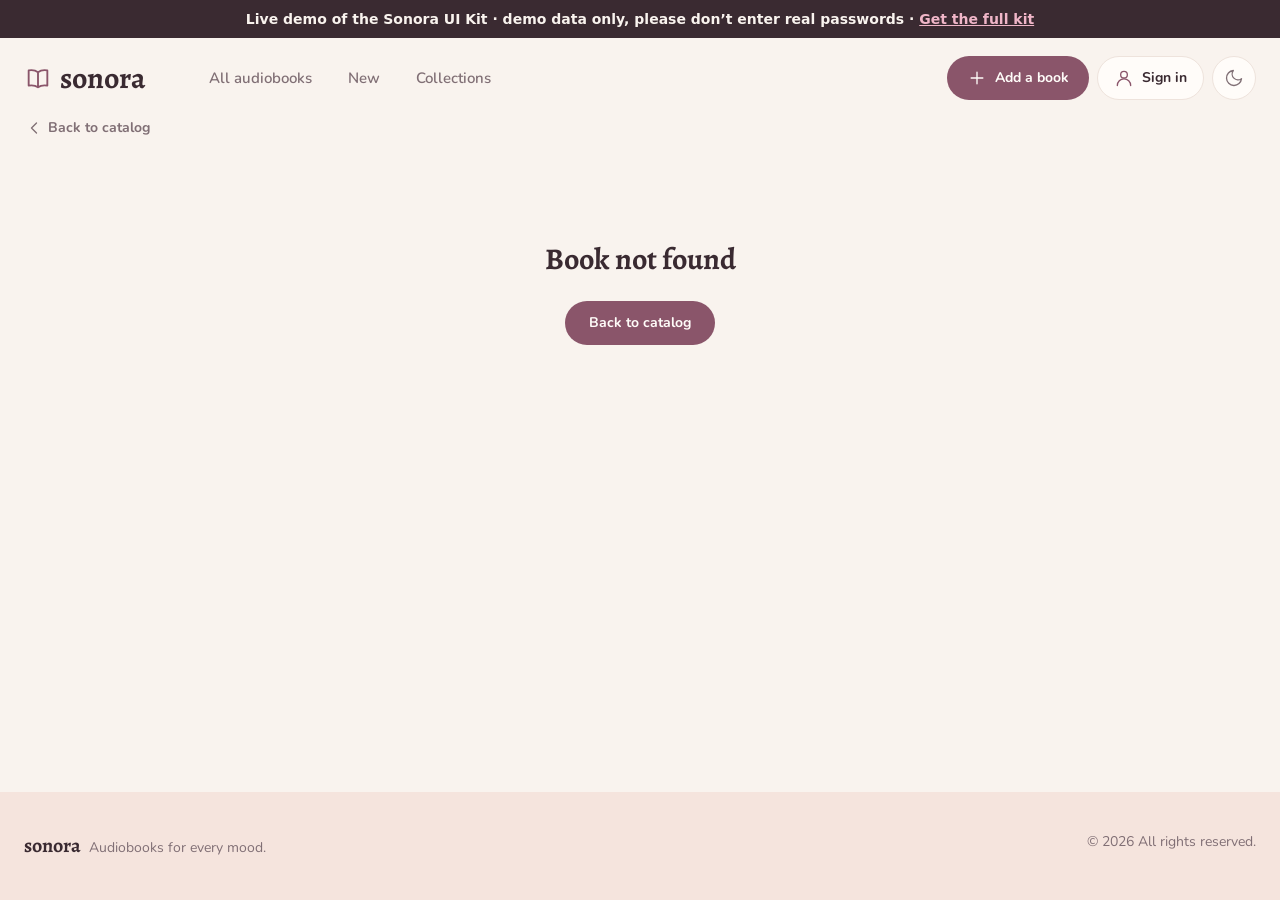
<file: book.html>
<!DOCTYPE html><html lang="en"><head><meta charset="UTF-8"><meta name="robots" content="noindex,nofollow"><meta name="viewport" content="width=device-width, initial-scale=1"><title>Sonora — Audiobook</title><script>try{var th=localStorage.getItem("theme")||(matchMedia("(prefers-color-scheme: dark)").matches?"dark":"light");document.documentElement.classList.toggle("dark",th==="dark")}catch{}</script><link rel="preconnect" href="https://fonts.googleapis.com"><link rel="preconnect" href="https://fonts.gstatic.com" crossorigin><link href="https://fonts.googleapis.com/css2?family=Alegreya:wght@500;700;800&family=Nunito:wght@400;500;600;700&display=swap" rel="stylesheet"><link rel="stylesheet" href="styles.css"><link rel="stylesheet" href="theme.css"><style>body{font-size:16px}.ic{width:1.25rem;height:1.25rem;fill:none;stroke:currentColor;stroke-width:1.6;stroke-linecap:round;stroke-linejoin:round;flex-shrink:0}.ic-f{fill:currentColor}.fav-on .ic{fill:currentColor;color:#d1708a}select{appearance:none;-webkit-appearance:none}:focus-visible{outline:2px solid rgb(var(--accent));outline-offset:2px}@media(prefers-reduced-motion:reduce){*{transition:none!important}}</style></head><body class="bg-bg text-ink font-sans antialiased min-h-screen flex flex-col"><div style="background:#3a2a31;color:#f9f3ee;text-align:center;font:600 14px/1.45 system-ui,sans-serif;padding:9px 14px">Live demo of the Sonora UI Kit · demo data only, please don’t enter real passwords · <a href="https://masatijp.gumroad.com/l/sonora" target="_blank" rel="noopener" style="color:#f0b6c8;text-decoration:underline">Get the full kit</a></div><svg width="0" height="0" class="absolute" aria-hidden="true"><symbol id="i-book" viewBox="0 0 24 24"><path d="M12 7c-2-1.5-5-2-8-1.5v13c3-.5 6 0 8 1.5 2-1.5 5-2 8-1.5v-13C17 5 14 5.5 12 7zM12 7v13"/></symbol><symbol id="i-sun" viewBox="0 0 24 24"><circle cx="12" cy="12" r="4"/><path d="M12 2v2M12 20v2M4.9 4.9l1.4 1.4M17.7 17.7l1.4 1.4M2 12h2M20 12h2M4.9 19.1l1.4-1.4M17.7 6.3l1.4-1.4"/></symbol><symbol id="i-moon" viewBox="0 0 24 24"><path d="M21 12.8A9 9 0 1 1 11.2 3a7 7 0 0 0 9.8 9.8z"/></symbol><symbol id="i-heart" viewBox="0 0 24 24"><path d="M12 20s-7-4.4-9-9a5 5 0 0 1 9-3 5 5 0 0 1 9 3c-2 4.6-9 9-9 9z"/></symbol><symbol id="i-play" viewBox="0 0 24 24"><path d="M7 4.5v15l12-7.5z"/></symbol><symbol id="i-pause" viewBox="0 0 24 24"><rect x="6" y="5" width="4" height="14" rx="1"/><rect x="14" y="5" width="4" height="14" rx="1"/></symbol><symbol id="i-clock" viewBox="0 0 24 24"><circle cx="12" cy="12" r="9"/><path d="M12 7v5l3 2"/></symbol><symbol id="i-star" viewBox="0 0 24 24"><path d="m12 3 2.7 5.6 6.1.9-4.4 4.3 1 6.1L12 17l-5.4 2.9 1-6.1L3.2 9.5l6.1-.9z"/></symbol><symbol id="i-globe" viewBox="0 0 24 24"><circle cx="12" cy="12" r="9"/><path d="M3 12h18M12 3c3 3 3 15 0 18M12 3c-3 3-3 15 0 18"/></symbol><symbol id="i-list" viewBox="0 0 24 24"><path d="M9 6h11M9 12h11M9 18h11M4 6h.01M4 12h.01M4 18h.01"/></symbol><symbol id="i-menu" viewBox="0 0 24 24"><path d="M4 7h16M4 12h16M4 17h16"/></symbol><symbol id="i-x" viewBox="0 0 24 24"><path d="M6 6l12 12M18 6 6 18"/></symbol><symbol id="i-chev" viewBox="0 0 24 24"><path d="m6 9 6 6 6-6"/></symbol><symbol id="i-left" viewBox="0 0 24 24"><path d="m15 6-6 6 6 6"/></symbol><symbol id="i-check" viewBox="0 0 24 24"><path d="m5 12 5 5L20 7"/></symbol><symbol id="i-back" viewBox="0 0 24 24"><path d="M6 5v14M19 5 9 12l10 7z"/></symbol><symbol id="i-fwd" viewBox="0 0 24 24"><path d="M18 5v14M5 5l10 7-10 7z"/></symbol><symbol id="i-user" viewBox="0 0 24 24"><circle cx="12" cy="8" r="4"/><path d="M4 21a8 8 0 0 1 16 0"/></symbol><symbol id="i-plus" viewBox="0 0 24 24"><path d="M12 5v14M5 12h14"/></symbol><symbol id="i-bookmark" viewBox="0 0 24 24"><path d="M6 4h12v17l-6-4-6 4z"/></symbol><symbol id="i-checkc" viewBox="0 0 24 24"><circle cx="12" cy="12" r="9"/><path d="m8 12.5 2.8 2.8L16 9.5"/></symbol><symbol id="i-dropx" viewBox="0 0 24 24"><circle cx="12" cy="12" r="9"/><path d="m9 9 6 6M15 9l-6 6"/></symbol></svg><header class="bg-bg"><div class="max-w-7xl mx-auto px-3 min-[400px]:px-4 sm:px-6 h-20 flex items-center gap-2 sm:gap-4"><a href="index.html" class="flex items-center gap-2 text-accent"><svg class="ic !w-7 !h-7"><use href="#i-book"/></svg><span class="font-display text-xl min-[400px]:text-2xl sm:text-3xl font-bold text-ink leading-none">sonora</span></a><nav class="hidden lg:flex items-center gap-1 ml-8 text-[15px] font-semibold text-muted"><a href="index.html#catalog" class="px-4 py-2 rounded-full hover:bg-tint hover:text-ink transition" data-i18n="nav.catalog"></a><a href="index.html#catalog" class="px-4 py-2 rounded-full hover:bg-tint hover:text-ink transition" data-i18n="nav.new"></a><a href="index.html#catalog" class="px-4 py-2 rounded-full hover:bg-tint hover:text-ink transition" data-i18n="nav.collections"></a></nav><div class="ml-auto flex items-center gap-1.5 sm:gap-2"><a href="add-book.html" class="hidden sm:inline-flex items-center gap-2 h-11 px-5 rounded-full bg-accent text-surface text-sm font-bold hover:opacity-90 transition"><svg class="ic"><use href="#i-plus"/></svg><span data-i18n="nav.add"></span></a><a id="authLink" href="auth.html" class="inline-flex items-center gap-2 h-11 px-3 sm:px-4 rounded-full bg-surface border border-line text-sm font-bold hover:bg-tint transition"><svg class="ic text-accent"><use href="#i-user"/></svg><span id="authName" class="hidden sm:inline max-w-[9rem] truncate"></span></a><button id="themeBtn" class="grid place-items-center h-11 w-11 rounded-full bg-surface border border-line text-muted hover:text-ink transition" data-i18n-title="theme"><svg class="ic dark:hidden"><use href="#i-moon"/></svg><svg class="ic hidden dark:block"><use href="#i-sun"/></svg></button><button id="menuBtn" class="lg:hidden grid place-items-center h-11 w-11 rounded-full bg-surface border border-line text-muted" data-i18n-title="menu"><svg class="ic"><use href="#i-menu"/></svg></button></div></div><div id="mNav" class="hidden lg:hidden mx-4 mb-2 p-2 rounded-2xl bg-surface border border-line text-[15px] font-semibold flex-col"><a href="index.html#catalog" class="px-4 py-3 rounded-xl hover:bg-tint" data-i18n="nav.catalog"></a><a href="index.html#catalog" class="px-4 py-3 rounded-xl hover:bg-tint" data-i18n="nav.new"></a><a href="index.html#catalog" class="px-4 py-3 rounded-xl hover:bg-tint" data-i18n="nav.collections"></a><a href="add-book.html" class="px-4 py-3 rounded-xl text-accent" data-i18n="nav.add"></a></div></header><main class="w-full flex-1 max-w-7xl mx-auto px-4 sm:px-6"><a href="index.html#catalog" class="inline-flex items-center gap-1 text-sm font-bold text-muted hover:text-ink transition"><svg class="ic"><use href="#i-left"/></svg><span data-i18n="book.back"></span></a><div id="missing" class="hidden py-24 text-center"><p class="font-display text-3xl font-bold" data-i18n="book.notFound"></p><a href="index.html#catalog" class="mt-6 inline-flex items-center h-11 px-6 rounded-full bg-accent text-surface text-sm font-bold" data-i18n="book.back"></a></div><div id="content"><section id="top" class="mt-4 rounded-[2rem] bg-tint p-6 sm:p-10 lg:p-12 grid md:grid-cols-[16rem_1fr] lg:grid-cols-[22rem_1fr] gap-8 lg:gap-12 items-center"></section><section class="mt-12"><h2 class="font-display text-3xl sm:text-4xl font-bold"><span data-i18n="book.chapters"></span> <span id="chCount" class="text-muted font-medium"></span></h2><div id="chapters" class="mt-5 rounded-3xl bg-surface p-2 sm:p-3 shadow-soft max-h-[34rem] overflow-y-auto"></div></section><section class="mt-14"><h2 class="font-display text-3xl sm:text-4xl font-bold" data-i18n="book.reviews"></h2><div class="mt-5 grid lg:grid-cols-[20rem_1fr] gap-6 items-start"><div id="summary" class="rounded-3xl bg-surface p-6 shadow-soft"></div><div><div class="rounded-3xl bg-surface p-5 shadow-soft"><input id="cName" maxlength="40" class="w-full h-11 px-4 rounded-full bg-bg border border-line outline-none focus:border-accent text-sm" data-i18n-ph="book.name"><textarea id="cText" rows="3" maxlength="600" class="mt-3 w-full px-4 py-3 rounded-2xl bg-bg border border-line outline-none focus:border-accent text-sm resize-y" data-i18n-ph="book.write"></textarea><div class="mt-3 flex justify-end"><button id="cSend" class="h-11 px-6 rounded-full bg-accent text-surface text-sm font-bold hover:opacity-90 transition" data-i18n="book.send"></button></div></div><div id="comments" class="mt-5 grid gap-4"></div></div></div></section></div></main><footer class="mt-20 bg-tint"><div class="max-w-7xl mx-auto px-4 sm:px-6 py-10 flex flex-col sm:flex-row gap-3 justify-between text-sm text-muted"><p><span class="font-display text-xl font-bold text-ink">sonora</span> &nbsp;<span data-i18n="footer.tagline"></span></p><p>© 2026 <span data-i18n="footer.rights"></span></p></div></footer><div id="player" class="hidden fixed z-40 bottom-3 inset-x-3 sm:mx-auto sm:max-w-2xl rounded-3xl bg-surface border border-line shadow-bar p-3 pr-4"><div class="flex items-center gap-3"><div id="pCover" class="w-14 shrink-0"></div><div class="min-w-0 flex-1"><p class="text-xs text-muted" data-i18n="now"></p><p id="pTitle" class="font-display text-lg font-bold truncate leading-tight"></p></div><button id="pPrev" class="hidden sm:grid place-items-center h-10 w-10 text-muted hover:text-ink"><svg class="ic ic-f"><use href="#i-back"/></svg></button><button id="pPlay" class="grid place-items-center h-12 w-12 rounded-full bg-accent text-surface"><svg class="ic ic-f"><use href="#i-pause"/></svg></button><button id="pNext" class="hidden sm:grid place-items-center h-10 w-10 text-muted hover:text-ink"><svg class="ic ic-f"><use href="#i-fwd"/></svg></button><button id="pClose" class="grid place-items-center h-9 w-9 text-muted hover:text-ink"><svg class="ic"><use href="#i-x"/></svg></button></div><div class="mt-2 mx-1 h-1 rounded-full bg-line overflow-hidden"><div id="pBar" class="h-full w-0 bg-accent rounded-full"></div></div></div><script src="books.js"></script><script src="i18n.js"></script><script src="auth.js"></script><script>(function(){if(typeof BOOKS>"u"||typeof I18N>"u"){document.body.insertAdjacentHTML("afterbegin",'<div style="padding:24px;font:16px/1.5 sans-serif;color:#8a556a">Could not load the required script files (books.js, i18n.js, auth.js). Make sure they are in the same folder as this page.</div>');return}const n=t=>document.getElementById(t),f=(t,e="")=>`<svg class="ic ${e}"><use href="#i-${t}"/></svg>`,r={get(t,e){try{return JSON.parse(localStorage.getItem(t))??e}catch{return e}},set(t,e){try{localStorage.setItem(t,JSON.stringify(e))}catch{}}},s=BOOKS.find(t=>t.id===+new URLSearchParams(location.search).get("id")),d="en",o=t=>t.split(".").reduce((e,a)=>e&&e[a],I18N[d])??t,E=t=>{const e=Math.floor(t/60),a=t%60;return(e?`${e} ${o("h")} `:"")+(a?`${a} ${o("m")}`:"")},c=t=>t.replace(/[&<>"]/g,e=>({"&":"&amp;","<":"&lt;",">":"&gt;",'"':"&quot;"})[e]),C=(t,e="!w-4 !h-4")=>[1,2,3,4,5].map(a=>`<svg class="ic ${e} ${a<=Math.round(t)?"ic-f text-[#d9a441]":"text-muted/40"}"><use href="#i-star"/></svg>`).join("");s||(n("content").classList.add("hidden"),n("missing").classList.remove("hidden"));let k=s?bookLangs(s).includes(d)?d:bookLangs(s)[0]:"en",x=[],b=0;function j(){if(!s)return;const t=s.chapters&&s.chapters[k];if(t&&t.length)x=t.map((e,a)=>({n:a+1,min:e.min,title:e.title}));else{const e=Math.max(5,Math.round(s.min/40)),a=Math.floor(s.min/e);x=Array.from({length:e},(l,p)=>({n:p+1,min:p===e-1?s.min-a*(e-1):a}))}b=x.length}j();const w="sonora:progress";let m=s&&r.get(w,{})[s.id]||0,H=null,v=0,h=0;function I(){const t=r.get("sonora:rating:"+s.id,0),e=Math.round(s.n*.3),a=e+(t?1:0),l=t?(s.rating*e+t)/(e+1):s.rating,p=e?s.rating:t,u=[5,4,3,2,1].map(i=>Math.exp(-((i-p)**2)/1.28)),g=u.reduce((i,y)=>i+y,0);return{u:t,cnt:a,avg:l,dist:a?u.map(i=>Math.round(i/g*100)):[0,0,0,0,0]}}const L="sonora:shelf",q=[["planned","bookmark"],["read","checkc"],["dropped","dropx"],["fav","heart"]],B={planned:"bg-accent text-surface",read:"bg-accent text-surface",dropped:"bg-accent text-surface",fav:"bg-[#f6d9df] text-[#bf5a73] dark:bg-[#4b2b36] dark:text-[#eaa0b3]"};function A(){const t=r.get(L,{})[s.id]||{};return q.map(([e,a])=>{const l=e==="fav"?!!t.fav:t.status===e;return`<button data-shelf="${e}" aria-pressed="${l}" aria-label="${o("book.shelf."+e)}" class="group relative grid place-items-center h-12 w-12 rounded-full transition ${l?B[e]:"bg-surface border border-line text-muted hover:text-ink hover:bg-tint"}"> ${f(a,l&&(a==="bookmark"||a==="heart")?"ic-f":"")} <span role="tooltip" class="pointer-events-none absolute -top-11 left-1/2 -translate-x-1/2 whitespace-nowrap rounded-lg bg-ink px-2.5 py-1.5 text-xs font-semibold text-bg opacity-0 shadow-soft transition group-hover:opacity-100 group-focus-visible:opacity-100">${o("book.shelf."+e)}</span></button>`}).join("")}function $(){const t=I(),e=(a,l)=>`<span class="inline-flex items-center gap-1.5 h-9 px-3.5 rounded-full bg-surface text-sm font-semibold">${f(a,"!w-4 !h-4 text-accent")}${l}</span>`;n("top").innerHTML=` <div class="w-full max-w-[18rem] md:max-w-none mx-auto md:mx-0"><div class="-rotate-2 md:rotate-0">${cover(s,"lg")}</div><div id="shelf" class="mt-6 flex justify-between gap-2">${A()}</div></div><div class="min-w-0"><span class="inline-block px-3 py-1 rounded-full bg-sage text-sagetx text-xs font-bold">${o("genres."+s.genre)}</span><h1 class="mt-3 font-display text-4xl sm:text-5xl font-extrabold leading-[1.08]">${c(bookTitle(s,d))}</h1><p class="mt-2 text-lg text-muted">${c(s.author)}</p><p class="text-muted">${o("readBy")}: ${c(s.narr)}</p><div class="mt-5 flex flex-wrap gap-2"> ${e("clock",E(s.min))}${e("list",`${b} ${o("book.chapters").toLowerCase()}`)}${bookLangs(s).length>1?bookLangs(s).map(a=>`<button data-alang="${a}" class="inline-flex items-center gap-1.5 h-9 px-3.5 rounded-full text-sm font-semibold transition ${a===k?"bg-accent text-surface":"bg-surface hover:bg-bg"}">${f("globe","!w-4 !h-4")}${o("langs."+a)}</button>`).join(""):e("globe",o("langs."+s.lang))}${e("star",t.cnt?t.avg.toFixed(1):"\u2014")} </div><p class="mt-6 text-lg leading-relaxed max-w-2xl">${c(bookDesc(s,d))}</p> ${s.source&&/^https?:\/\//i.test(s.source.url)?`<p class="mt-3 text-sm text-muted">${o("book.source")}: <a href="${c(s.source.url)}" target="_blank" rel="noopener noreferrer" class="font-semibold text-accent hover:underline">${c(s.source.name)}</a></p>`:""} <div class="mt-7 flex flex-wrap items-center gap-3"><button data-ch="${m||1}" class="inline-flex items-center gap-2 h-14 px-8 rounded-full bg-accent text-surface font-bold text-base hover:opacity-90 transition">${f("play","ic-f")}${m?`${o("book.continue")} ${m}`:o("listen")}</button></div></div>`}function S(){n("chCount").textContent=`\xB7 ${b}`,n("chapters").innerHTML=x.map(t=>{const e=m&&t.n<m,a=t.n===m,l=e?`<span class="grid place-items-center h-10 w-10 rounded-full bg-sage text-sagetx shrink-0">${f("check")}</span>`:a?`<span class="grid place-items-center h-10 w-10 rounded-full bg-accent text-surface shrink-0">${f("play","ic-f !w-4 !h-4")}</span>`:`<span class="grid place-items-center h-10 w-10 rounded-full bg-tint text-muted text-sm font-bold shrink-0">${t.n}</span>`;return`<button data-ch="${t.n}" class="w-full flex items-center gap-4 p-3 rounded-2xl text-left transition hover:bg-tint ${a?"bg-tint":""}"> ${l} <span class="min-w-0 flex-1"><span class="block font-semibold truncate ${e?"text-muted":""}">${t.title?c(t.title):o("book.chapter")+" "+t.n}</span>${e?`<span class="block text-xs text-sagetx">${o("book.listened")}</span>`:""}</span><span class="text-sm text-muted">${E(t.min)}</span><span class="hidden sm:block text-muted">${f("play","!w-4 !h-4")}</span></button>`}).join("")}function N(){const t=I();n("summary").innerHTML=` <div class="flex items-end gap-4"><span class="font-display text-6xl font-extrabold leading-none">${t.cnt?t.avg.toFixed(1):"\u2014"}</span><div class="pb-1"><div class="flex gap-0.5">${C(t.avg,"!w-5 !h-5")}</div><p class="mt-1 text-sm text-muted">${t.cnt} ${o("book.ratings")}</p></div></div><div class="mt-5 grid gap-2">${[5,4,3,2,1].map((e,a)=>`<div class="flex items-center gap-3 text-xs text-muted"><span class="w-3 text-right">${e}</span><div class="flex-1 h-2 rounded-full bg-line overflow-hidden"><div class="h-full rounded-full bg-accent" style="width:${t.dist[a]}%"></div></div><span class="w-8">${t.dist[a]}%</span></div>`).join("")}</div><div class="mt-6 pt-5 border-t border-line"><p class="text-sm font-semibold">${o("book.yourRating")}</p><div class="mt-2 flex gap-1">${[1,2,3,4,5].map(e=>`<button data-star="${e}" aria-label="${e}" class="p-1 -m-0.5 hover:scale-110 transition"><svg class="ic !w-8 !h-8 ${e<=t.u?"ic-f text-[#d9a441]":"text-muted/50"}"><use href="#i-star"/></svg></button>`).join("")}</div></div>`}function P(){const e=[...r.get("sonora:comments:"+s.id,[]),...(s.custom?[]:SEED[s.lang].slice(0,s.id%2?3:2)).map(([a,l,p,u])=>({name:a,text:l,s:p,d:u}))];n("comments").innerHTML=e.length?e.map(a=>`<article class="rounded-3xl bg-surface p-5 shadow-soft flex gap-4"><span class="grid place-items-center h-11 w-11 rounded-full bg-tint text-accent font-display text-xl font-bold shrink-0">${c(a.name.charAt(0).toUpperCase())}</span><div class="min-w-0 flex-1"><div class="flex flex-wrap items-center gap-x-3 gap-y-1"><b>${c(a.name)}</b><span class="flex gap-0.5">${a.s?C(a.s,"!w-3.5 !h-3.5"):""}</span><span class="text-xs text-muted">${new Date(a.d).toLocaleDateString(d)}</span></div><p class="mt-1.5 leading-relaxed break-words">${c(a.text)}</p></div></article>`).join(""):`<p class="text-muted py-6">${o("book.noReviews")}</p>`}function O(){s&&(document.title=`${bookTitle(s,d)} \u2014 sonora`,$(),S(),N(),P())}function D(){document.documentElement.lang=d,document.querySelectorAll("[data-i18n]").forEach(t=>t.textContent=o(t.dataset.i18n)),document.querySelectorAll("[data-i18n-ph]").forEach(t=>t.placeholder=o(t.dataset.i18nPh)),document.querySelectorAll("[data-i18n-title]").forEach(t=>{t.title=o(t.dataset.i18nTitle),t.setAttribute("aria-label",t.title)}),O()}function T(t){h=t,m=t,v=0;const e=r.get(w,{});e[s.id]=t,r.set(w,e),n("pCover").innerHTML=cover(s,"sm"),n("pTitle").textContent=`${bookTitle(s,d)} \xB7 ${o("book.chapter")} ${t}`,n("player").classList.remove("hidden"),document.body.classList.add("pb-28"),M(!0),$(),S()}function M(t){clearInterval(H),n("pPlay").innerHTML=f(t?"pause":"play","ic-f"),t&&(H=setInterval(()=>{v=(v+.2)%100,n("pBar").style.width=v+"%"},200))}document.addEventListener("click",t=>{const e=t.target.closest("[data-alang]");if(e)return k=e.dataset.alang,j(),$(),S();const a=t.target.closest("[data-ch]");if(a)return T(+a.dataset.ch);const l=t.target.closest("[data-star]");if(l)return r.set("sonora:rating:"+s.id,+l.dataset.star),$(),N();const p=t.target.closest("[data-shelf]");if(p){const u=p.dataset.shelf,g=r.get(L,{}),i=g[s.id]||{status:null,fav:!1};u==="fav"?i.fav=!i.fav:i.status=i.status===u?null:u,!i.status&&!i.fav?delete g[s.id]:g[s.id]=i,r.set(L,g),n("shelf").innerHTML=A();const y=document.querySelector(`[data-shelf="${u}"]`);y&&y.focus()}}),n("cSend").addEventListener("click",()=>{const t=n("cText").value.trim();if(!t)return n("cText").focus();const e=r.get("sonora:comments:"+s.id,[]);e.unshift({name:n("cName").value.trim()||o("book.anon"),text:t,s:r.get("sonora:rating:"+s.id,0),d:new Date().toISOString()}),r.set("sonora:comments:"+s.id,e),n("cText").value="",P()}),n("pPlay").addEventListener("click",()=>M(!!n("pPlay").querySelector('use[href="#i-play"]'))),n("pPrev").addEventListener("click",()=>h>1&&T(h-1)),n("pNext").addEventListener("click",()=>h<b&&T(h+1)),n("pClose").addEventListener("click",()=>{M(!1),n("player").classList.add("hidden"),document.body.classList.remove("pb-28")}),n("menuBtn").addEventListener("click",()=>{n("mNav").classList.toggle("hidden"),n("mNav").classList.toggle("flex")}),n("themeBtn").addEventListener("click",()=>{const t=document.documentElement.classList.toggle("dark");try{localStorage.setItem("theme",t?"dark":"light")}catch{}}),D()})();</script></body></html>
</file>
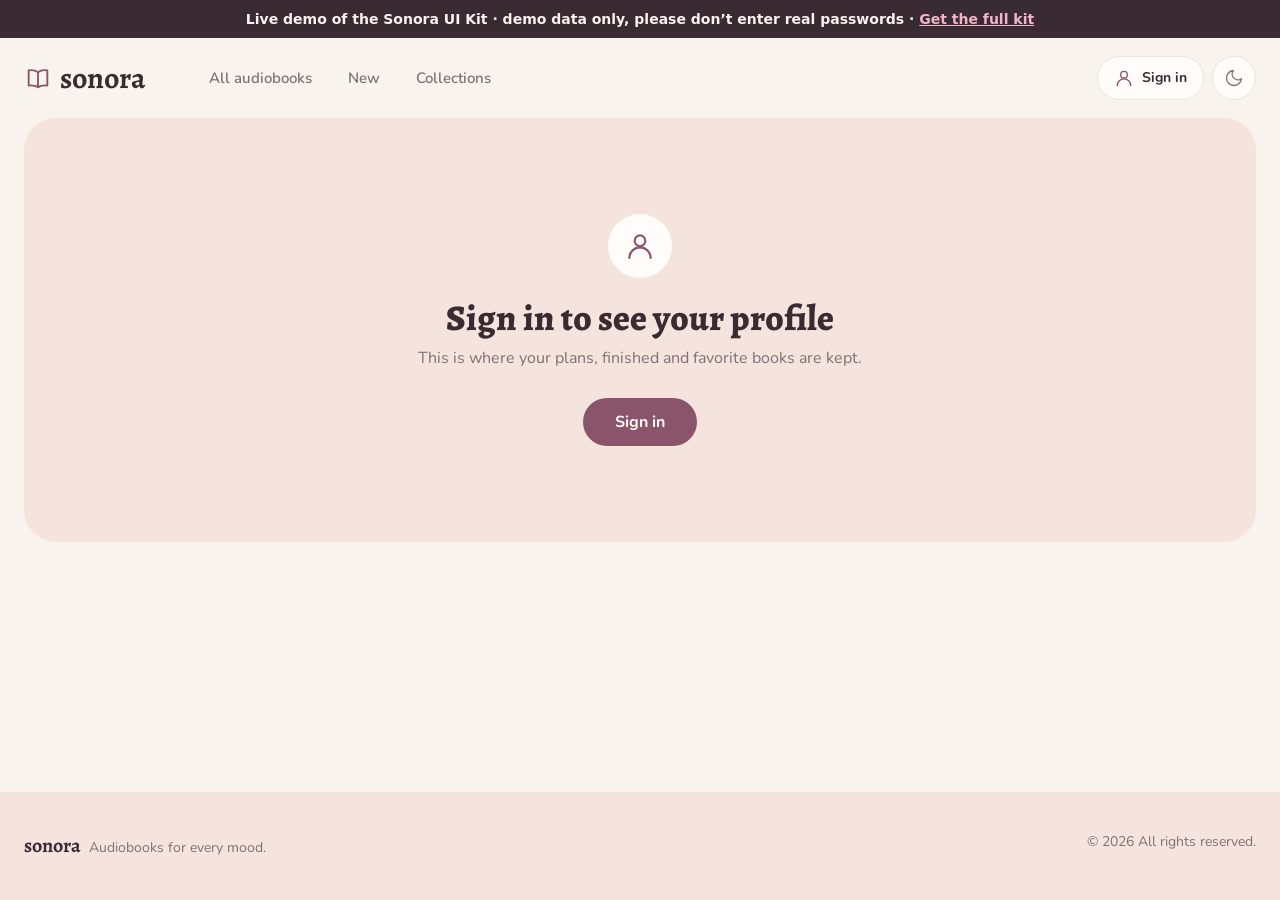
<file: profile.html>
<!DOCTYPE html><html lang="en"><head><meta charset="UTF-8"><meta name="robots" content="noindex,nofollow"><meta name="viewport" content="width=device-width, initial-scale=1"><title>Sonora — Profile</title><script>try{var th=localStorage.getItem("theme")||(matchMedia("(prefers-color-scheme: dark)").matches?"dark":"light");document.documentElement.classList.toggle("dark",th==="dark")}catch{}</script><link rel="preconnect" href="https://fonts.googleapis.com"><link rel="preconnect" href="https://fonts.gstatic.com" crossorigin><link href="https://fonts.googleapis.com/css2?family=Alegreya:wght@500;700;800&family=Nunito:wght@400;500;600;700&display=swap" rel="stylesheet"><link rel="stylesheet" href="styles.css"><link rel="stylesheet" href="theme.css"><style>body{font-size:16px}.ic{width:1.25rem;height:1.25rem;fill:none;stroke:currentColor;stroke-width:1.6;stroke-linecap:round;stroke-linejoin:round;flex-shrink:0}.ic-f{fill:currentColor}select{appearance:none;-webkit-appearance:none}.card .cv{transition:transform .3s}.card:hover .cv{transform:rotate(-1.5deg) scale(1.02)}:focus-visible{outline:2px solid rgb(var(--accent));outline-offset:2px}@media(prefers-reduced-motion:reduce){*{transition:none!important}}</style></head><body class="bg-bg text-ink font-sans antialiased min-h-screen flex flex-col"><div style="background:#3a2a31;color:#f9f3ee;text-align:center;font:600 14px/1.45 system-ui,sans-serif;padding:9px 14px">Live demo of the Sonora UI Kit · demo data only, please don’t enter real passwords · <a href="https://masatijp.gumroad.com/l/sonora" target="_blank" rel="noopener" style="color:#f0b6c8;text-decoration:underline">Get the full kit</a></div><svg width="0" height="0" class="absolute" aria-hidden="true"><symbol id="i-book" viewBox="0 0 24 24"><path d="M12 7c-2-1.5-5-2-8-1.5v13c3-.5 6 0 8 1.5 2-1.5 5-2 8-1.5v-13C17 5 14 5.5 12 7zM12 7v13"/></symbol><symbol id="i-sun" viewBox="0 0 24 24"><circle cx="12" cy="12" r="4"/><path d="M12 2v2M12 20v2M4.9 4.9l1.4 1.4M17.7 17.7l1.4 1.4M2 12h2M20 12h2M4.9 19.1l1.4-1.4M17.7 6.3l1.4-1.4"/></symbol><symbol id="i-moon" viewBox="0 0 24 24"><path d="M21 12.8A9 9 0 1 1 11.2 3a7 7 0 0 0 9.8 9.8z"/></symbol><symbol id="i-globe" viewBox="0 0 24 24"><circle cx="12" cy="12" r="9"/><path d="M3 12h18M12 3c3 3 3 15 0 18M12 3c-3 3-3 15 0 18"/></symbol><symbol id="i-menu" viewBox="0 0 24 24"><path d="M4 7h16M4 12h16M4 17h16"/></symbol><symbol id="i-user" viewBox="0 0 24 24"><circle cx="12" cy="8" r="4"/><path d="M4 21a8 8 0 0 1 16 0"/></symbol><symbol id="i-x" viewBox="0 0 24 24"><path d="M6 6l12 12M18 6 6 18"/></symbol><symbol id="i-clock" viewBox="0 0 24 24"><circle cx="12" cy="12" r="9"/><path d="M12 7v5l3 2"/></symbol><symbol id="i-star" viewBox="0 0 24 24"><path d="m12 3 2.7 5.6 6.1.9-4.4 4.3 1 6.1L12 17l-5.4 2.9 1-6.1L3.2 9.5l6.1-.9z"/></symbol><symbol id="i-heart" viewBox="0 0 24 24"><path d="M12 20s-7-4.4-9-9a5 5 0 0 1 9-3 5 5 0 0 1 9 3c-2 4.6-9 9-9 9z"/></symbol><symbol id="i-bookmark" viewBox="0 0 24 24"><path d="M6 4h12v17l-6-4-6 4z"/></symbol><symbol id="i-checkc" viewBox="0 0 24 24"><circle cx="12" cy="12" r="9"/><path d="m8 12.5 2.8 2.8L16 9.5"/></symbol><symbol id="i-dropx" viewBox="0 0 24 24"><circle cx="12" cy="12" r="9"/><path d="m9 9 6 6M15 9l-6 6"/></symbol><symbol id="i-edit" viewBox="0 0 24 24"><path d="M4 20h4L19 9a2.8 2.8 0 0 0-4-4L4 16z"/><path d="m13.500 6.500 4 4"/></symbol><symbol id="i-logout" viewBox="0 0 24 24"><path d="M10 4H6a2 2 0 0 0-2 2v12a2 2 0 0 0 2 2h4M15 8l4 4-4 4M19 12H9"/></symbol></svg><header class="bg-bg"><div class="max-w-7xl mx-auto px-3 min-[400px]:px-4 sm:px-6 h-20 flex items-center gap-2 sm:gap-4"><a href="index.html" class="flex items-center gap-2 text-accent"><svg class="ic !w-7 !h-7"><use href="#i-book"/></svg><span class="font-display text-xl min-[400px]:text-2xl sm:text-3xl font-bold text-ink leading-none">sonora</span></a><nav class="hidden lg:flex items-center gap-1 ml-8 text-[15px] font-semibold text-muted"><a href="index.html#catalog" class="px-4 py-2 rounded-full hover:bg-tint hover:text-ink transition" data-i18n="nav.catalog"></a><a href="index.html#catalog" class="px-4 py-2 rounded-full hover:bg-tint hover:text-ink transition" data-i18n="nav.new"></a><a href="index.html#catalog" class="px-4 py-2 rounded-full hover:bg-tint hover:text-ink transition" data-i18n="nav.collections"></a></nav><div class="ml-auto flex items-center gap-1.5 sm:gap-2"><a id="authLink" href="auth.html" class="inline-flex items-center gap-2 h-11 px-3 sm:px-4 rounded-full bg-surface border border-line text-sm font-bold hover:bg-tint transition"><svg class="ic text-accent"><use href="#i-user"/></svg><span id="authName" class="hidden sm:inline max-w-[9rem] truncate"></span></a><button id="themeBtn" class="grid place-items-center h-11 w-11 rounded-full bg-surface border border-line text-muted hover:text-ink transition" data-i18n-title="theme"><svg class="ic dark:hidden"><use href="#i-moon"/></svg><svg class="ic hidden dark:block"><use href="#i-sun"/></svg></button><button id="menuBtn" class="lg:hidden grid place-items-center h-11 w-11 rounded-full bg-surface border border-line text-muted" data-i18n-title="menu"><svg class="ic"><use href="#i-menu"/></svg></button></div></div><div id="mNav" class="hidden lg:hidden mx-4 mb-2 p-2 rounded-2xl bg-surface border border-line text-[15px] font-semibold flex-col"><a href="index.html#catalog" class="px-4 py-3 rounded-xl hover:bg-tint" data-i18n="nav.catalog"></a><a href="index.html#catalog" class="px-4 py-3 rounded-xl hover:bg-tint" data-i18n="nav.new"></a><a href="index.html#catalog" class="px-4 py-3 rounded-xl hover:bg-tint" data-i18n="nav.collections"></a><a href="add-book.html" class="px-4 py-3 rounded-xl text-accent" data-i18n="nav.add"></a></div></header><main id="main" class="w-full flex-1 max-w-7xl mx-auto px-4 sm:px-6"></main><footer class="mt-20 bg-tint"><div class="max-w-7xl mx-auto px-4 sm:px-6 py-10 flex flex-col sm:flex-row gap-3 justify-between text-sm text-muted"><p><span class="font-display text-xl font-bold text-ink">sonora</span> &nbsp;<span data-i18n="footer.tagline"></span></p><p>© 2026 <span data-i18n="footer.rights"></span></p></div></footer><script src="books.js"></script><script src="i18n.js"></script><script src="auth.js"></script><script>(function(){if(typeof BOOKS>"u"||typeof I18N>"u"||typeof Auth>"u"){document.body.insertAdjacentHTML("afterbegin",'<div style="padding:24px;font:16px/1.5 sans-serif;color:#8a556a">Could not load the required script files (books.js, i18n.js, auth.js). Make sure they are in the same folder as this page.</div>');return}const f=t=>document.getElementById(t),c=(t,e="")=>`<svg class="ic ${e}"><use href="#i-${t}"/></svg>`,d=t=>String(t??"").replace(/[&<>"]/g,e=>({"&":"&amp;","<":"&lt;",">":"&gt;",'"':"&quot;"})[e]),p=(t,e)=>{try{return JSON.parse(localStorage.getItem(t))??e}catch{return e}},u="en",n=t=>t.split(".").reduce((e,a)=>e&&e[a],I18N[u])??t,v=t=>{const e=Math.floor(t/60),a=t%60;return(e?`${e} ${n("h")} `:"")+(a?`${a} ${n("m")}`:"")},b="sonora:shelf",x=[["planned","bookmark"],["read","checkc"],["dropped","dropx"],["fav","heart"]];let i=null;const y=t=>p("sonora:profile",{})[t]||{};function w(){const t={planned:[],read:[],dropped:[],fav:[]},e=p(b,{});for(const a of Object.keys(e)){const s=BOOKS.find(r=>String(r.id)===a),l=e[a];!s||!l||(l.status&&t[l.status]&&t[l.status].push(s),l.fav&&t.fav.push(s))}return t}function k(t,e,a){if(e.avatar)return`<img src="${d(e.avatar)}" alt="" class="${a} object-cover">`;let s=0;for(const m of t.login)s=s*31+m.charCodeAt(0)>>>0;const[,l,,r]=COL[s%6];return`<span class="${a} grid place-items-center font-display font-extrabold" style="background:${l};color:${r}">${d([...t.login][0].toUpperCase())}</span>`}function S(t){return`<article class="card group rounded-3xl bg-surface p-3 shadow-soft flex flex-col"><a href="book.html?id=${t.id}" class="block rounded-2xl" aria-label="${d(bookTitle(t,u))}">${cover(t)}</a><div class="mt-3 px-1 flex items-start justify-between gap-2 flex-1"><div class="min-w-0"><h3 class="font-display text-lg font-bold leading-snug line-clamp-2"><a href="book.html?id=${t.id}" class="hover:text-accent transition">${d(bookTitle(t,u))}</a></h3><p class="text-sm text-muted line-clamp-1">${d(t.author)}</p></div><button data-rm="${t.id}" aria-label="${n("profile.remove")}" title="${n("profile.remove")}" class="grid place-items-center h-8 w-8 -mr-1 rounded-full text-muted hover:bg-tint hover:text-ink shrink-0">${c("x","!w-4 !h-4")}</button></div><p class="mt-2 px-1 text-xs font-semibold text-muted flex items-center gap-x-3 flex-wrap"><span class="inline-flex items-center gap-1">${c("clock","!w-3.5 !h-3.5")}${v(t.min)}</span><span class="inline-flex items-center gap-1">${c("star","!w-3.5 !h-3.5")}${t.rating?t.rating.toFixed(1):"\u2014"}</span></p></article>`}function g(){const t=Auth.session(),e=f("main");if(!t){e.innerHTML=`<div class="rounded-[2rem] bg-tint px-6 py-16 sm:py-24 text-center"><span class="mx-auto grid place-items-center h-16 w-16 rounded-full bg-surface text-accent">${c("user","!w-8 !h-8")}</span><h1 class="mt-5 font-display text-3xl sm:text-4xl font-extrabold">${n("profile.needLogin")}</h1><p class="mt-2 text-muted">${n("profile.needLoginSub")}</p><a href="auth.html?next=profile.html" class="mt-7 inline-flex items-center h-12 px-8 rounded-full bg-accent text-surface font-bold hover:opacity-90 transition">${n("profile.signin")}</a></div>`;return}const a=p("sonora:users",[]).find(o=>o.email===t.email)||{},s=y(t.email),l=w();i||(i=location.hash.slice(1)in l?location.hash.slice(1):(x.find(([o])=>l[o].length)||x[0])[0]);const r=(s.about||"").trim(),m=a.created?new Date(a.created).toLocaleDateString(u,{month:"long",year:"numeric"}):"",$=l[i];e.innerHTML=` <section class="rounded-[2rem] bg-tint p-6 sm:p-10 flex flex-col sm:flex-row items-center sm:items-start gap-6 sm:gap-8"> ${k(t,s,"h-28 w-28 sm:h-36 sm:w-36 rounded-full shrink-0 text-5xl sm:text-6xl ring-4 ring-surface shadow-soft")} <div class="min-w-0 flex-1 text-center sm:text-left"><h1 class="font-display text-4xl sm:text-5xl font-extrabold leading-tight break-words">${d(t.login)}</h1> ${m?`<p class="mt-1 text-muted">${n("profile.joined")} ${d(m)}</p>`:""} ${r?`<div class="mt-5 max-w-2xl rounded-2xl bg-surface/70 px-5 py-4 text-left leading-relaxed whitespace-pre-line break-words">${d(r)}</div>`:""} <div class="mt-6 flex flex-wrap justify-center sm:justify-start gap-2"><a href="settings.html" class="inline-flex items-center gap-2 h-11 px-5 rounded-full bg-accent text-surface text-sm font-bold hover:opacity-90 transition">${c("edit","!w-4 !h-4")}${n("profile.edit")}</a><button data-act="logout" class="inline-flex items-center gap-2 h-11 px-5 rounded-full bg-surface text-muted hover:text-ink text-sm font-bold transition">${c("logout","!w-4 !h-4")}${n("profile.logout")}</button></div></div></section><section class="mt-10"><div role="tablist" class="relative flex gap-2 overflow-x-auto -mx-4 px-4 sm:mx-0 sm:px-0 pb-1" style="scrollbar-width:none"> ${x.map(([o,j])=>`<button role="tab" aria-selected="${o===i}" data-tab="${o}" class="shrink-0 inline-flex items-center gap-2 h-12 px-5 rounded-full text-sm font-bold transition ${o===i?"bg-accent text-surface":"bg-surface border border-line text-muted hover:text-ink hover:bg-tint"}"> ${c(j,"!w-[18px] !h-[18px]")}${n("book.shelf."+o)}<span class="grid place-items-center min-w-6 h-6 px-1.5 rounded-full text-xs ${o===i?"bg-surface/25":"bg-bg"}">${l[o].length}</span></button>`).join("")} </div> ${$.length?`<div class="mt-6 grid grid-cols-2 sm:grid-cols-3 lg:grid-cols-4 xl:grid-cols-5 gap-4 sm:gap-5">${$.map(S).join("")}</div>`:`<div class="mt-6 rounded-3xl border-2 border-dashed border-line px-6 py-14 text-center"><span class="mx-auto grid place-items-center h-14 w-14 rounded-full bg-tint text-accent">${c(x.find(([o])=>o===i)[1],"!w-7 !h-7")}</span><p class="mt-4 font-display text-2xl font-bold">${n("profile.empty."+i)}</p><p class="mt-1 text-muted">${n("profile.emptyHint")}</p><a href="index.html#catalog" class="mt-6 inline-flex items-center h-11 px-6 rounded-full bg-accent text-surface text-sm font-bold hover:opacity-90 transition">${n("profile.toCatalog")}</a></div>`} </section>`;const h=document.querySelector("[role=tablist] [aria-selected=true]");if(h){const o=h.parentElement;o.scrollLeft=h.offsetLeft-(o.clientWidth-h.offsetWidth)/2}}function L(){document.documentElement.lang=u,document.querySelectorAll("[data-i18n]").forEach(t=>t.textContent=n(t.dataset.i18n)),document.querySelectorAll("[data-i18n-title]").forEach(t=>{t.title=n(t.dataset.i18nTitle),t.setAttribute("aria-label",t.title)}),g(),Auth.paint()}document.addEventListener("click",t=>{const e=t.target.closest("[data-tab]");if(e){i=e.dataset.tab,history.replaceState(null,"","#"+i),g();const s=document.querySelector(`[data-tab="${i}"]`);s&&s.focus();return}const a=t.target.closest("[data-rm]");if(a){const s=p(b,{}),l=a.dataset.rm,r=s[l];if(!r)return;i==="fav"?r.fav=!1:r.status=null,!r.status&&!r.fav&&delete s[l];try{localStorage.setItem(b,JSON.stringify(s))}catch{}return g()}t.target.closest('[data-act="logout"]')&&(Auth.logout(),Auth.paint(),g())}),f("menuBtn").addEventListener("click",()=>{f("mNav").classList.toggle("hidden"),f("mNav").classList.toggle("flex")}),f("themeBtn").addEventListener("click",()=>{const t=document.documentElement.classList.toggle("dark");try{localStorage.setItem("theme",t?"dark":"light")}catch{}}),L()})();</script></body></html>
</file>
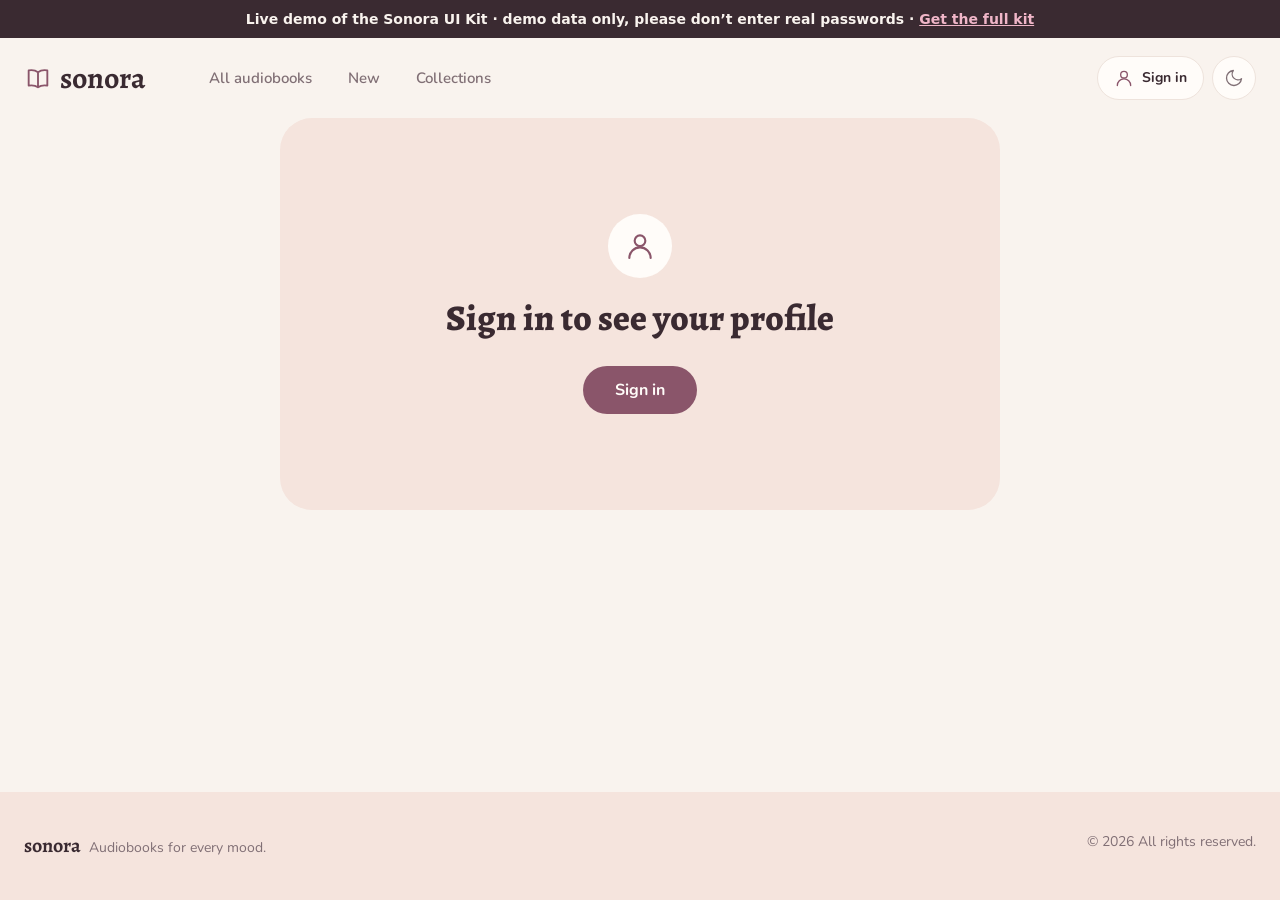
<file: settings.html>
<!DOCTYPE html><html lang="en"><head><meta charset="UTF-8"><meta name="robots" content="noindex,nofollow"><meta name="viewport" content="width=device-width, initial-scale=1"><title>Sonora — Settings</title><script>try{var th=localStorage.getItem("theme")||(matchMedia("(prefers-color-scheme: dark)").matches?"dark":"light");document.documentElement.classList.toggle("dark",th==="dark")}catch{}</script><link rel="preconnect" href="https://fonts.googleapis.com"><link rel="preconnect" href="https://fonts.gstatic.com" crossorigin><link href="https://fonts.googleapis.com/css2?family=Alegreya:wght@500;700;800&family=Nunito:wght@400;500;600;700&display=swap" rel="stylesheet"><link rel="stylesheet" href="styles.css"><link rel="stylesheet" href="theme.css"><style>body{font-size:16px}.ic{width:1.25rem;height:1.25rem;fill:none;stroke:currentColor;stroke-width:1.6;stroke-linecap:round;stroke-linejoin:round;flex-shrink:0}select{appearance:none;-webkit-appearance:none}:focus-visible{outline:2px solid rgb(var(--accent));outline-offset:2px}@media(prefers-reduced-motion:reduce){*{transition:none!important}}</style></head><body class="bg-bg text-ink font-sans antialiased min-h-screen flex flex-col"><div style="background:#3a2a31;color:#f9f3ee;text-align:center;font:600 14px/1.45 system-ui,sans-serif;padding:9px 14px">Live demo of the Sonora UI Kit · demo data only, please don’t enter real passwords · <a href="https://masatijp.gumroad.com/l/sonora" target="_blank" rel="noopener" style="color:#f0b6c8;text-decoration:underline">Get the full kit</a></div><svg width="0" height="0" class="absolute" aria-hidden="true"><symbol id="i-book" viewBox="0 0 24 24"><path d="M12 7c-2-1.5-5-2-8-1.5v13c3-.5 6 0 8 1.5 2-1.5 5-2 8-1.5v-13C17 5 14 5.5 12 7zM12 7v13"/></symbol><symbol id="i-sun" viewBox="0 0 24 24"><circle cx="12" cy="12" r="4"/><path d="M12 2v2M12 20v2M4.9 4.9l1.4 1.4M17.7 17.7l1.4 1.4M2 12h2M20 12h2M4.9 19.1l1.4-1.4M17.7 6.3l1.4-1.4"/></symbol><symbol id="i-moon" viewBox="0 0 24 24"><path d="M21 12.8A9 9 0 1 1 11.2 3a7 7 0 0 0 9.8 9.8z"/></symbol><symbol id="i-globe" viewBox="0 0 24 24"><circle cx="12" cy="12" r="9"/><path d="M3 12h18M12 3c3 3 3 15 0 18M12 3c-3 3-3 15 0 18"/></symbol><symbol id="i-menu" viewBox="0 0 24 24"><path d="M4 7h16M4 12h16M4 17h16"/></symbol><symbol id="i-user" viewBox="0 0 24 24"><circle cx="12" cy="8" r="4"/><path d="M4 21a8 8 0 0 1 16 0"/></symbol><symbol id="i-lock" viewBox="0 0 24 24"><rect x="5" y="11" width="14" height="10" rx="3"/><path d="M8 11V8a4 4 0 0 1 8 0v3"/></symbol><symbol id="i-eye" viewBox="0 0 24 24"><path d="M2 12s3.5-7 10-7 10 7 10 7-3.5 7-10 7S2 12 2 12z"/><circle cx="12" cy="12" r="3"/></symbol><symbol id="i-eyeoff" viewBox="0 0 24 24"><path d="M3 3l18 18M10.6 6.2A10 10 0 0 1 12 6c6.5 0 10 6 10 6a17 17 0 0 1-3.3 4.1M6.6 6.7C3.7 8.5 2 12 2 12s3.5 7 10 7c1.5 0 2.8-.3 4-.9M9.9 9.9a3 3 0 0 0 4.2 4.2"/></symbol><symbol id="i-check" viewBox="0 0 24 24"><path d="m5 12 5 5L20 7"/></symbol><symbol id="i-left" viewBox="0 0 24 24"><path d="m15 6-6 6 6 6"/></symbol><symbol id="i-camera" viewBox="0 0 24 24"><path d="M4 8h3l1.5-2h7L17 8h3v11H4z"/><circle cx="12" cy="13" r="3.5"/></symbol></svg><header class="bg-bg"><div class="max-w-7xl mx-auto px-3 min-[400px]:px-4 sm:px-6 h-20 flex items-center gap-2 sm:gap-4"><a href="index.html" class="flex items-center gap-2 text-accent"><svg class="ic !w-7 !h-7"><use href="#i-book"/></svg><span class="font-display text-xl min-[400px]:text-2xl sm:text-3xl font-bold text-ink leading-none">sonora</span></a><nav class="hidden lg:flex items-center gap-1 ml-8 text-[15px] font-semibold text-muted"><a href="index.html#catalog" class="px-4 py-2 rounded-full hover:bg-tint hover:text-ink transition" data-i18n="nav.catalog"></a><a href="index.html#catalog" class="px-4 py-2 rounded-full hover:bg-tint hover:text-ink transition" data-i18n="nav.new"></a><a href="index.html#catalog" class="px-4 py-2 rounded-full hover:bg-tint hover:text-ink transition" data-i18n="nav.collections"></a></nav><div class="ml-auto flex items-center gap-1.5 sm:gap-2"><a id="authLink" href="auth.html" class="inline-flex items-center gap-2 h-11 px-3 sm:px-4 rounded-full bg-surface border border-line text-sm font-bold hover:bg-tint transition"><svg class="ic text-accent"><use href="#i-user"/></svg><span id="authName" class="hidden sm:inline max-w-[9rem] truncate"></span></a><button id="themeBtn" class="grid place-items-center h-11 w-11 rounded-full bg-surface border border-line text-muted hover:text-ink transition" data-i18n-title="theme"><svg class="ic dark:hidden"><use href="#i-moon"/></svg><svg class="ic hidden dark:block"><use href="#i-sun"/></svg></button><button id="menuBtn" class="lg:hidden grid place-items-center h-11 w-11 rounded-full bg-surface border border-line text-muted" data-i18n-title="menu"><svg class="ic"><use href="#i-menu"/></svg></button></div></div><div id="mNav" class="hidden lg:hidden mx-4 mb-2 p-2 rounded-2xl bg-surface border border-line text-[15px] font-semibold flex-col"><a href="index.html#catalog" class="px-4 py-3 rounded-xl hover:bg-tint" data-i18n="nav.catalog"></a><a href="index.html#catalog" class="px-4 py-3 rounded-xl hover:bg-tint" data-i18n="nav.new"></a><a href="index.html#catalog" class="px-4 py-3 rounded-xl hover:bg-tint" data-i18n="nav.collections"></a><a href="add-book.html" class="px-4 py-3 rounded-xl text-accent" data-i18n="nav.add"></a></div></header><main id="main" class="w-full flex-1 max-w-3xl mx-auto px-4 sm:px-6"></main><footer class="mt-20 bg-tint"><div class="max-w-7xl mx-auto px-4 sm:px-6 py-10 flex flex-col sm:flex-row gap-3 justify-between text-sm text-muted"><p><span class="font-display text-xl font-bold text-ink">sonora</span> &nbsp;<span data-i18n="footer.tagline"></span></p><p>© 2026 <span data-i18n="footer.rights"></span></p></div></footer><script src="books.js"></script><script src="i18n.js"></script><script src="auth.js"></script><script>(function(){if(typeof BOOKS>"u"||typeof I18N>"u"||typeof Auth>"u"){document.body.insertAdjacentHTML("afterbegin",'<div style="padding:24px;font:16px/1.5 sans-serif;color:#8a556a">Could not load the required script files (books.js, i18n.js, auth.js). Make sure they are in the same folder as this page.</div>');return}const l=t=>document.getElementById(t),c=(t,a="")=>`<svg class="ic ${a}"><use href="#i-${t}"/></svg>`,d=t=>String(t??"").replace(/[&<>"]/g,a=>({"&":"&amp;","<":"&lt;",">":"&gt;",'"':"&quot;"})[a]),m="en",n=t=>t.split(".").reduce((a,s)=>a&&a[s],I18N[m])??t,f=300,e={login:"",about:"",avatar:"",errs:{},okP:!1,cur:"",nw:"",show:!1,perrs:{},okPass:!1,avatarErr:!1,loaded:null};function v(){const t=Auth.session();if(!t||e.loaded===t.email)return;const a=Auth.getProfile(t.email);Object.assign(e,{login:t.login,about:a.about||"",avatar:a.avatar||"",loaded:t.email,errs:{},perrs:{}})}function $(t,a){if(e.avatar)return`<img src="${d(e.avatar)}" alt="" class="${a} object-cover">`;let s=0;for(const u of t)s=s*31+u.charCodeAt(0)>>>0;const[,o,,r]=COL[s%6];return`<span class="${a} grid place-items-center font-display font-extrabold" style="background:${o};color:${r}">${d([...t][0].toUpperCase())}</span>`}function g(t,a,s,o,r,u,k,P,x=""){return`<label class="block"><span class="ml-4 text-sm font-semibold">${r}</span><span class="relative mt-1.5 block"><span class="absolute left-4 top-1/2 -translate-y-1/2 text-muted">${c(o)}</span><input data-f="${a}" type="${s}" value="${d(k)}" placeholder="${d(u)}" autocomplete="${P}" class="w-full h-12 pl-12 ${x?"pr-12":"pr-5"} rounded-full bg-bg border outline-none focus:border-accent ${t[a]?"border-[#d98a98]":"border-line"}">${x}</span><span data-err="${a}" class="mt-1.5 ml-4 text-sm text-[#b5485d] dark:text-[#eaa0b3] ${t[a]?"block":"hidden"}">${t[a]?n(t[a]):""}</span></label>`}const p=(t,a,s)=>`<span id="${a}" class="${t?"inline-flex":"hidden"} items-center gap-1.5 text-sm font-semibold text-sagetx">${c("check","!w-4 !h-4")}${s}</span>`;function i(){const t=Auth.session(),a=l("main");if(!t){a.innerHTML=`<div class="rounded-[2rem] bg-tint px-6 py-16 sm:py-24 text-center"><span class="mx-auto grid place-items-center h-16 w-16 rounded-full bg-surface text-accent">${c("user","!w-8 !h-8")}</span><h1 class="mt-5 font-display text-3xl sm:text-4xl font-extrabold">${n("profile.needLogin")}</h1><a href="auth.html?next=settings.html" class="mt-7 inline-flex items-center h-12 px-8 rounded-full bg-accent text-surface font-bold hover:opacity-90 transition">${n("profile.signin")}</a></div>`;return}v();const s=JSON.parse(localStorage.getItem("sonora:users")||"[]").find(u=>u.email===t.email)||{},o=!!s.provider||!s.hash,r=u=>`<button type="button" data-act="eye" aria-label="${n(e.show?"auth.hide":"auth.show")}" class="absolute right-2 top-1/2 -translate-y-1/2 grid place-items-center h-9 w-9 rounded-full text-muted hover:text-ink hover:bg-tint">${c(e.show?"eyeoff":"eye")}</button>`;a.innerHTML=` <a href="profile.html" class="inline-flex items-center gap-1 text-sm font-bold text-muted hover:text-ink transition">${c("left")}${n("settings.back")}</a><h1 class="mt-4 font-display text-4xl sm:text-5xl font-extrabold">${n("settings.title")}</h1><p class="mt-2 text-muted text-lg">${n("settings.sub")}</p><div class="mt-8 grid grid-cols-[minmax(0,1fr)] gap-5"><section class="rounded-3xl bg-surface p-5 sm:p-7 shadow-soft"><h2 class="font-display text-2xl font-bold">${n("settings.profile")}</h2><form id="fProfile" novalidate><div class="mt-5 flex items-center gap-4 sm:gap-5"> ${$(e.login||t.login,"h-24 w-24 sm:h-28 sm:w-28 rounded-full shrink-0 text-4xl sm:text-5xl ring-4 ring-bg shadow-soft")} <div class="min-w-0 grid grid-cols-[minmax(0,1fr)] gap-2 justify-items-start"><label class="inline-flex items-center justify-center gap-2 h-11 px-5 rounded-full border border-line font-bold text-sm cursor-pointer hover:bg-tint transition"><input type="file" accept="image/*" class="sr-only" data-f="avatar">${c("camera","!w-4 !h-4")}${n("settings.avatarChange")}</label> ${e.avatar?`<button type="button" data-act="rmAvatar" class="h-9 px-4 rounded-full text-sm font-bold text-muted hover:text-ink hover:bg-tint transition">${n("settings.avatarRemove")}</button>`:""} <p class="text-xs ${e.avatarErr?"text-[#b5485d] dark:text-[#eaa0b3]":"text-muted"}">${n(e.avatarErr?"settings.avatarErr":"settings.avatarHint")}</p></div></div><div class="mt-6 grid grid-cols-[minmax(0,1fr)] gap-4"> ${g(e.errs,"login","text","user",n("auth.login"),n("auth.loginPh"),e.login,"username")} <label class="block"><span class="ml-4 text-sm font-semibold">${n("settings.about")}</span><textarea data-f="about" rows="4" maxlength="${f}" placeholder="${d(n("settings.aboutPh"))}" class="mt-1.5 w-full px-5 py-3 rounded-3xl bg-bg border border-line outline-none focus:border-accent resize-y">${d(e.about)}</textarea><span class="mt-1.5 mx-4 flex justify-between gap-3 text-xs text-muted"><span>${n("settings.aboutHint")}</span><span id="cnt" class="shrink-0">${e.about.length}/${f}</span></span></label></div><div class="mt-6 flex items-center justify-end gap-4">${p(e.okP,"okP",n("settings.saved"))} <button type="submit" class="h-12 px-7 rounded-full bg-accent text-surface font-bold hover:opacity-90 transition">${n("settings.save")}</button></div></form></section><section class="rounded-3xl bg-surface p-5 sm:p-7 shadow-soft"><h2 class="font-display text-2xl font-bold">${n("settings.security")}</h2> ${o?`<p class="mt-3 text-muted">${n("settings.socialNoPass")}</p>`:` <form id="fPass" novalidate class="mt-5 grid grid-cols-[minmax(0,1fr)] gap-4"> ${g(e.perrs,"cur",e.show?"text":"password","lock",n("settings.curPass"),n("auth.passPhLogin"),e.cur,"current-password",r())} ${g(e.perrs,"nw",e.show?"text":"password","lock",n("settings.newPass"),n("settings.newPassPh"),e.nw,"new-password")} <div class="flex items-center justify-end gap-4">${p(e.okPass,"okPass",n("settings.passChanged"))} <button type="submit" class="h-12 px-7 rounded-full bg-accent text-surface font-bold hover:opacity-90 transition">${n("settings.changePass")}</button></div></form>`} </section></div>`}function y(t){if(e.avatarErr=!1,!t||!t.type.startsWith("image/")||t.size>5*1024*1024)return e.avatarErr=!0,i();const a=new FileReader;a.onload=()=>{const s=new Image;s.onload=()=>{const o=Math.min(s.width,s.height),r=document.createElement("canvas");r.width=r.height=256,r.getContext("2d").drawImage(s,(s.width-o)/2,(s.height-o)/2,o,o,0,0,256,256),e.avatar=r.toDataURL("image/jpeg",.88),i()},s.onerror=()=>{e.avatarErr=!0,i()},s.src=a.result},a.readAsDataURL(t)}const h=()=>{const t=document.querySelector("[data-err].block"),a=t&&document.querySelector(`[data-f="${t.dataset.err}"]`);a&&a.focus()},b=(t,a)=>{e[t]=!0,setTimeout(()=>{e[t]=!1;const s=l(a);s&&(s.classList.remove("inline-flex"),s.classList.add("hidden"))},2600)};document.addEventListener("submit",async t=>{t.preventDefault();const a=Auth.session();if(a){if(t.target.id==="fProfile"){e.errs={};const s=e.login.trim();if(!/^[\p{L}\d_.-]{3,20}$/u.test(s))e.errs.login="auth.eLogin";else{const o=Auth.updateLogin(s);o.error&&(e.errs.login="auth."+o.error)}if(e.errs.login)return i(),h();e.login=s,Auth.saveProfile(a.email,{avatar:e.avatar,about:e.about.trim()}),Auth.paint(),b("okP","okP"),i()}if(t.target.id==="fPass"){if(e.perrs={},e.okPass=!1,e.cur||(e.perrs.cur="auth.ePassEmpty"),e.nw.length<8&&(e.perrs.nw="auth.ePass"),Object.keys(e.perrs).length||(await Auth.changePassword({current:e.cur,next:e.nw})).error&&(e.perrs.cur="settings.eCur"),Object.keys(e.perrs).length)return i(),h();e.cur=e.nw="",b("okPass","okPass"),i()}}}),document.addEventListener("input",t=>{const a=t.target.dataset.f;if(!a||a==="avatar")return;const s=a==="cur"||a==="nw",o=s?e.perrs:e.errs;if(e[a]=t.target.value,a==="about"){const r=l("cnt");r&&(r.textContent=`${e.about.length}/${f}`)}if(o[a]){delete o[a],t.target.classList.replace("border-[#d98a98]","border-line");const r=document.querySelector(`[data-err="${a}"]`);r&&(r.className=r.className.replace(/\bblock\b/,"hidden"))}}),document.addEventListener("change",t=>{t.target.dataset.f==="avatar"&&y(t.target.files[0])}),document.addEventListener("click",t=>{const a=t.target.closest("[data-act]");if(a&&(a.dataset.act==="rmAvatar"&&(e.avatar="",i()),a.dataset.act==="eye")){e.show=!e.show,i();const s=document.querySelector('[data-f="cur"]');s&&(s.focus(),s.setSelectionRange(s.value.length,s.value.length))}});function w(){document.documentElement.lang=m,document.querySelectorAll("[data-i18n]").forEach(t=>t.textContent=n(t.dataset.i18n)),document.querySelectorAll("[data-i18n-title]").forEach(t=>{t.title=n(t.dataset.i18nTitle),t.setAttribute("aria-label",t.title)}),i(),Auth.paint()}l("menuBtn").addEventListener("click",()=>{l("mNav").classList.toggle("hidden"),l("mNav").classList.toggle("flex")}),l("themeBtn").addEventListener("click",()=>{const t=document.documentElement.classList.toggle("dark");try{localStorage.setItem("theme",t?"dark":"light")}catch{}}),w()})();</script></body></html>
</file>
<file: styles.css>
*,:after,:before{--tw-border-spacing-x:0;--tw-border-spacing-y:0;--tw-translate-x:0;--tw-translate-y:0;--tw-rotate:0;--tw-skew-x:0;--tw-skew-y:0;--tw-scale-x:1;--tw-scale-y:1;--tw-pan-x: ;--tw-pan-y: ;--tw-pinch-zoom: ;--tw-scroll-snap-strictness:proximity;--tw-gradient-from-position: ;--tw-gradient-via-position: ;--tw-gradient-to-position: ;--tw-ordinal: ;--tw-slashed-zero: ;--tw-numeric-figure: ;--tw-numeric-spacing: ;--tw-numeric-fraction: ;--tw-ring-inset: ;--tw-ring-offset-width:0px;--tw-ring-offset-color:#fff;--tw-ring-color:rgba(59,130,246,.5);--tw-ring-offset-shadow:0 0 #0000;--tw-ring-shadow:0 0 #0000;--tw-shadow:0 0 #0000;--tw-shadow-colored:0 0 #0000;--tw-blur: ;--tw-brightness: ;--tw-contrast: ;--tw-grayscale: ;--tw-hue-rotate: ;--tw-invert: ;--tw-saturate: ;--tw-sepia: ;--tw-drop-shadow: ;--tw-backdrop-blur: ;--tw-backdrop-brightness: ;--tw-backdrop-contrast: ;--tw-backdrop-grayscale: ;--tw-backdrop-hue-rotate: ;--tw-backdrop-invert: ;--tw-backdrop-opacity: ;--tw-backdrop-saturate: ;--tw-backdrop-sepia: ;--tw-contain-size: ;--tw-contain-layout: ;--tw-contain-paint: ;--tw-contain-style: }::backdrop{--tw-border-spacing-x:0;--tw-border-spacing-y:0;--tw-translate-x:0;--tw-translate-y:0;--tw-rotate:0;--tw-skew-x:0;--tw-skew-y:0;--tw-scale-x:1;--tw-scale-y:1;--tw-pan-x: ;--tw-pan-y: ;--tw-pinch-zoom: ;--tw-scroll-snap-strictness:proximity;--tw-gradient-from-position: ;--tw-gradient-via-position: ;--tw-gradient-to-position: ;--tw-ordinal: ;--tw-slashed-zero: ;--tw-numeric-figure: ;--tw-numeric-spacing: ;--tw-numeric-fraction: ;--tw-ring-inset: ;--tw-ring-offset-width:0px;--tw-ring-offset-color:#fff;--tw-ring-color:rgba(59,130,246,.5);--tw-ring-offset-shadow:0 0 #0000;--tw-ring-shadow:0 0 #0000;--tw-shadow:0 0 #0000;--tw-shadow-colored:0 0 #0000;--tw-blur: ;--tw-brightness: ;--tw-contrast: ;--tw-grayscale: ;--tw-hue-rotate: ;--tw-invert: ;--tw-saturate: ;--tw-sepia: ;--tw-drop-shadow: ;--tw-backdrop-blur: ;--tw-backdrop-brightness: ;--tw-backdrop-contrast: ;--tw-backdrop-grayscale: ;--tw-backdrop-hue-rotate: ;--tw-backdrop-invert: ;--tw-backdrop-opacity: ;--tw-backdrop-saturate: ;--tw-backdrop-sepia: ;--tw-contain-size: ;--tw-contain-layout: ;--tw-contain-paint: ;--tw-contain-style: }*,:after,:before{box-sizing:border-box;border:0 solid #e5e7eb}:after,:before{--tw-content:""}:host,html{line-height:1.5;-webkit-text-size-adjust:100%;-moz-tab-size:4;-o-tab-size:4;tab-size:4;font-family:Nunito,system-ui,sans-serif;font-feature-settings:normal;font-variation-settings:normal;-webkit-tap-highlight-color:transparent}body{margin:0;line-height:inherit}hr{height:0;color:inherit;border-top-width:1px}abbr:where([title]){-webkit-text-decoration:underline dotted;text-decoration:underline dotted}h1,h2,h3,h4,h5,h6{font-size:inherit;font-weight:inherit}a{color:inherit;text-decoration:inherit}b,strong{font-weight:bolder}code,kbd,pre,samp{font-family:ui-monospace,SFMono-Regular,Menlo,Monaco,Consolas,Liberation Mono,Courier New,monospace;font-feature-settings:normal;font-variation-settings:normal;font-size:1em}small{font-size:80%}sub,sup{font-size:75%;line-height:0;position:relative;vertical-align:baseline}sub{bottom:-.25em}sup{top:-.5em}table{text-indent:0;border-color:inherit;border-collapse:collapse}button,input,optgroup,select,textarea{font-family:inherit;font-feature-settings:inherit;font-variation-settings:inherit;font-size:100%;font-weight:inherit;line-height:inherit;letter-spacing:inherit;color:inherit;margin:0;padding:0}button,select{text-transform:none}button,input:where([type=button]),input:where([type=reset]),input:where([type=submit]){-webkit-appearance:button;background-color:transparent;background-image:none}:-moz-focusring{outline:auto}:-moz-ui-invalid{box-shadow:none}progress{vertical-align:baseline}::-webkit-inner-spin-button,::-webkit-outer-spin-button{height:auto}[type=search]{-webkit-appearance:textfield;outline-offset:-2px}::-webkit-search-decoration{-webkit-appearance:none}::-webkit-file-upload-button{-webkit-appearance:button;font:inherit}summary{display:list-item}blockquote,dd,dl,figure,h1,h2,h3,h4,h5,h6,hr,p,pre{margin:0}fieldset{margin:0}fieldset,legend{padding:0}menu,ol,ul{list-style:none;margin:0;padding:0}dialog{padding:0}textarea{resize:vertical}input::-moz-placeholder,textarea::-moz-placeholder{opacity:1;color:#9ca3af}input::placeholder,textarea::placeholder{opacity:1;color:#9ca3af}[role=button],button{cursor:pointer}:disabled{cursor:default}audio,canvas,embed,iframe,img,object,svg,video{display:block;vertical-align:middle}img,video{max-width:100%;height:auto}[hidden]:where(:not([hidden=until-found])){display:none}.sr-only{position:absolute;width:1px;height:1px;padding:0;margin:-1px;overflow:hidden;clip:rect(0,0,0,0);white-space:nowrap;border-width:0}.pointer-events-none{pointer-events:none}.fixed{position:fixed}.absolute{position:absolute}.relative{position:relative}.inset-0{inset:0}.inset-x-0{left:0;right:0}.inset-x-3{left:.75rem;right:.75rem}.-top-11{top:-2.75rem}.bottom-3{bottom:.75rem}.left-1\/2{left:50%}.left-3\.5{left:.875rem}.left-4{left:1rem}.right-2{right:.5rem}.right-3{right:.75rem}.right-4{right:1rem}.top-0{top:0}.top-1\/2{top:50%}.z-40{z-index:40}.z-50{z-index:50}.-m-0\.5{margin:-.125rem}.-mx-4{margin-left:-1rem;margin-right:-1rem}.mx-1{margin-left:.25rem;margin-right:.25rem}.mx-4{margin-left:1rem;margin-right:1rem}.mx-auto{margin-left:auto;margin-right:auto}.-mr-1{margin-right:-.25rem}.mb-2{margin-bottom:.5rem}.mb-3{margin-bottom:.75rem}.mb-4{margin-bottom:1rem}.mb-6{margin-bottom:1.5rem}.ml-4{margin-left:1rem}.ml-8{margin-left:2rem}.ml-auto{margin-left:auto}.mt-0\.5{margin-top:.125rem}.mt-1{margin-top:.25rem}.mt-1\.5{margin-top:.375rem}.mt-10{margin-top:2.5rem}.mt-12{margin-top:3rem}.mt-14{margin-top:3.5rem}.mt-16{margin-top:4rem}.mt-2{margin-top:.5rem}.mt-20{margin-top:5rem}.mt-3{margin-top:.75rem}.mt-4{margin-top:1rem}.mt-5{margin-top:1.25rem}.mt-6{margin-top:1.5rem}.mt-7{margin-top:1.75rem}.mt-8{margin-top:2rem}.line-clamp-1{-webkit-line-clamp:1}.line-clamp-1,.line-clamp-2{overflow:hidden;display:-webkit-box;-webkit-box-orient:vertical}.line-clamp-2{-webkit-line-clamp:2}.line-clamp-3{overflow:hidden;display:-webkit-box;-webkit-box-orient:vertical;-webkit-line-clamp:3}.block{display:block}.inline-block{display:inline-block}.flex{display:flex}.inline-flex{display:inline-flex}.grid{display:grid}.hidden{display:none}.aspect-\[4\/3\]{aspect-ratio:4/3}.aspect-square{aspect-ratio:1/1}.\!h-11{height:2.75rem!important}.\!h-3\.5{height:.875rem!important}.\!h-4{height:1rem!important}.\!h-5{height:1.25rem!important}.\!h-7{height:1.75rem!important}.\!h-8{height:2rem!important}.\!h-9{height:2.25rem!important}.\!h-\[18px\]{height:18px!important}.h-1{height:.25rem}.h-10{height:2.5rem}.h-11{height:2.75rem}.h-12{height:3rem}.h-14{height:3.5rem}.h-16{height:4rem}.h-2{height:.5rem}.h-20{height:5rem}.h-24{height:6rem}.h-28{height:7rem}.h-36{height:9rem}.h-5{height:1.25rem}.h-6{height:1.5rem}.h-8{height:2rem}.h-9{height:2.25rem}.h-full{height:100%}.h-px{height:1px}.max-h-\[34rem\]{max-height:34rem}.min-h-screen{min-height:100vh}.\!w-3\.5{width:.875rem!important}.\!w-4{width:1rem!important}.\!w-5{width:1.25rem!important}.\!w-7{width:1.75rem!important}.\!w-8{width:2rem!important}.\!w-9{width:2.25rem!important}.\!w-\[18px\]{width:18px!important}.w-0{width:0}.w-10{width:2.5rem}.w-11{width:2.75rem}.w-12{width:3rem}.w-14{width:3.5rem}.w-16{width:4rem}.w-24{width:6rem}.w-28{width:7rem}.w-3{width:.75rem}.w-32{width:8rem}.w-36{width:9rem}.w-5{width:1.25rem}.w-8{width:2rem}.w-9{width:2.25rem}.w-full{width:100%}.min-w-0{min-width:0}.min-w-6{min-width:1.5rem}.max-w-2xl{max-width:42rem}.max-w-3xl{max-width:48rem}.max-w-5xl{max-width:64rem}.max-w-7xl{max-width:80rem}.max-w-\[18rem\]{max-width:18rem}.max-w-\[9rem\]{max-width:9rem}.max-w-lg{max-width:32rem}.max-w-sm{max-width:24rem}.flex-1{flex:1 1 0%}.shrink-0{flex-shrink:0}.-translate-x-1\/2{--tw-translate-x:-50%}.-translate-x-1\/2,.-translate-y-1\/2{transform:translate(var(--tw-translate-x),var(--tw-translate-y)) rotate(var(--tw-rotate)) skew(var(--tw-skew-x)) skewY(var(--tw-skew-y)) scaleX(var(--tw-scale-x)) scaleY(var(--tw-scale-y))}.-translate-y-1\/2{--tw-translate-y:-50%}.-rotate-2{--tw-rotate:-2deg}.-rotate-2,.-rotate-3{transform:translate(var(--tw-translate-x),var(--tw-translate-y)) rotate(var(--tw-rotate)) skew(var(--tw-skew-x)) skewY(var(--tw-skew-y)) scaleX(var(--tw-scale-x)) scaleY(var(--tw-scale-y))}.-rotate-3{--tw-rotate:-3deg}.cursor-pointer{cursor:pointer}.resize-y{resize:vertical}.scroll-mt-6{scroll-margin-top:1.5rem}.list-disc{list-style-type:disc}.grid-cols-1{grid-template-columns:repeat(1,minmax(0,1fr))}.grid-cols-2{grid-template-columns:repeat(2,minmax(0,1fr))}.grid-cols-\[minmax\(0\,1fr\)\]{grid-template-columns:minmax(0,1fr)}.flex-col{flex-direction:column}.flex-wrap{flex-wrap:wrap}.place-items-center{place-items:center}.items-start{align-items:flex-start}.items-end{align-items:flex-end}.items-center{align-items:center}.justify-end{justify-content:flex-end}.justify-center{justify-content:center}.justify-between{justify-content:space-between}.justify-items-start{justify-items:start}.gap-0\.5{gap:.125rem}.gap-1{gap:.25rem}.gap-1\.5{gap:.375rem}.gap-2{gap:.5rem}.gap-2\.5{gap:.625rem}.gap-3{gap:.75rem}.gap-4{gap:1rem}.gap-5{gap:1.25rem}.gap-6{gap:1.5rem}.gap-8{gap:2rem}.gap-x-3{-moz-column-gap:.75rem;column-gap:.75rem}.gap-y-1{row-gap:.25rem}.overflow-hidden{overflow:hidden}.overflow-x-auto{overflow-x:auto}.overflow-y-auto{overflow-y:auto}.truncate{overflow:hidden;text-overflow:ellipsis}.truncate,.whitespace-nowrap{white-space:nowrap}.whitespace-pre-line{white-space:pre-line}.break-words{overflow-wrap:break-word}.break-all{word-break:break-all}.rounded-2xl{border-radius:1rem}.rounded-3xl{border-radius:1.5rem}.rounded-\[2rem\]{border-radius:2rem}.rounded-full{border-radius:9999px}.rounded-lg{border-radius:.5rem}.rounded-xl{border-radius:.75rem}.border{border-width:1px}.border-2{border-width:2px}.border-t{border-top-width:1px}.border-dashed{border-style:dashed}.border-\[\#d98a98\]{--tw-border-opacity:1;border-color:rgb(217 138 152/var(--tw-border-opacity,1))}.border-\[\#d98a98\]\/50{border-color:#d98a9880}.border-line{--tw-border-opacity:1;border-color:rgb(var(--line)/var(--tw-border-opacity,1))}.bg-\[\#f6d9df\]{--tw-bg-opacity:1;background-color:rgb(246 217 223/var(--tw-bg-opacity,1))}.bg-accent{--tw-bg-opacity:1;background-color:rgb(var(--accent)/var(--tw-bg-opacity,1))}.bg-bg{background-color:rgb(var(--bg)/var(--tw-bg-opacity,1))}.bg-bg,.bg-ink{--tw-bg-opacity:1}.bg-ink{background-color:rgb(var(--ink)/var(--tw-bg-opacity,1))}.bg-ink\/40{background-color:rgb(var(--ink)/.4)}.bg-line{--tw-bg-opacity:1;background-color:rgb(var(--line)/var(--tw-bg-opacity,1))}.bg-sage{--tw-bg-opacity:1;background-color:rgb(var(--sage)/var(--tw-bg-opacity,1))}.bg-surface{--tw-bg-opacity:1;background-color:rgb(var(--surface)/var(--tw-bg-opacity,1))}.bg-surface\/25{background-color:rgb(var(--surface)/.25)}.bg-surface\/70{background-color:rgb(var(--surface)/.7)}.bg-tint{--tw-bg-opacity:1;background-color:rgb(var(--tint)/var(--tw-bg-opacity,1))}.bg-transparent{background-color:transparent}.object-cover{-o-object-fit:cover;object-fit:cover}.p-1{padding:.25rem}.p-10{padding:2.5rem}.p-2{padding:.5rem}.p-3{padding:.75rem}.p-4{padding:1rem}.p-5{padding:1.25rem}.p-6{padding:1.5rem}.p-7{padding:1.75rem}.p-8{padding:2rem}.px-1{padding-left:.25rem;padding-right:.25rem}.px-1\.5{padding-left:.375rem;padding-right:.375rem}.px-2\.5{padding-left:.625rem;padding-right:.625rem}.px-3{padding-left:.75rem;padding-right:.75rem}.px-3\.5{padding-left:.875rem;padding-right:.875rem}.px-4{padding-left:1rem;padding-right:1rem}.px-5{padding-left:1.25rem;padding-right:1.25rem}.px-6{padding-left:1.5rem;padding-right:1.5rem}.px-7{padding-left:1.75rem;padding-right:1.75rem}.px-8{padding-left:2rem;padding-right:2rem}.px-9{padding-left:2.25rem;padding-right:2.25rem}.py-0\.5{padding-top:.125rem;padding-bottom:.125rem}.py-1{padding-top:.25rem;padding-bottom:.25rem}.py-1\.5{padding-top:.375rem;padding-bottom:.375rem}.py-10{padding-top:2.5rem;padding-bottom:2.5rem}.py-14{padding-top:3.5rem;padding-bottom:3.5rem}.py-16{padding-top:4rem;padding-bottom:4rem}.py-2{padding-top:.5rem;padding-bottom:.5rem}.py-20{padding-top:5rem;padding-bottom:5rem}.py-24{padding-top:6rem;padding-bottom:6rem}.py-3{padding-top:.75rem;padding-bottom:.75rem}.py-3\.5{padding-top:.875rem;padding-bottom:.875rem}.py-4{padding-top:1rem;padding-bottom:1rem}.py-6{padding-top:1.5rem;padding-bottom:1.5rem}.pb-1{padding-bottom:.25rem}.pb-2{padding-bottom:.5rem}.pb-28{padding-bottom:7rem}.pl-10{padding-left:2.5rem}.pl-12{padding-left:3rem}.pl-4{padding-left:1rem}.pl-5{padding-left:1.25rem}.pr-10{padding-right:2.5rem}.pr-12{padding-right:3rem}.pr-2{padding-right:.5rem}.pr-4{padding-right:1rem}.pr-5{padding-right:1.25rem}.pr-9{padding-right:2.25rem}.pt-14{padding-top:3.5rem}.pt-5{padding-top:1.25rem}.text-left{text-align:left}.text-center{text-align:center}.text-right{text-align:right}.font-display{font-family:Alegreya,Georgia,serif}.font-sans{font-family:Nunito,system-ui,sans-serif}.text-2xl{font-size:1.5rem;line-height:2rem}.text-3xl{font-size:1.875rem;line-height:2.25rem}.text-4xl{font-size:2.25rem;line-height:2.5rem}.text-5xl{font-size:3rem;line-height:1}.text-6xl{font-size:3.75rem;line-height:1}.text-\[15px\]{font-size:15px}.text-\[2rem\]{font-size:2rem}.text-\[9px\]{font-size:9px}.text-base{font-size:1rem;line-height:1.5rem}.text-lg{font-size:1.125rem;line-height:1.75rem}.text-sm{font-size:.875rem;line-height:1.25rem}.text-xl{font-size:1.25rem;line-height:1.75rem}.text-xs{font-size:.75rem;line-height:1rem}.font-bold{font-weight:700}.font-extrabold{font-weight:800}.font-medium{font-weight:500}.font-normal{font-weight:400}.font-semibold{font-weight:600}.leading-\[1\.05\]{line-height:1.05}.leading-\[1\.08\]{line-height:1.08}.leading-none{line-height:1}.leading-relaxed{line-height:1.625}.leading-snug{line-height:1.375}.leading-tight{line-height:1.25}.text-\[\#b5485d\]{--tw-text-opacity:1;color:rgb(181 72 93/var(--tw-text-opacity,1))}.text-\[\#bf5a73\]{--tw-text-opacity:1;color:rgb(191 90 115/var(--tw-text-opacity,1))}.text-\[\#d9a441\]{--tw-text-opacity:1;color:rgb(217 164 65/var(--tw-text-opacity,1))}.text-accent{--tw-text-opacity:1;color:rgb(var(--accent)/var(--tw-text-opacity,1))}.text-bg{--tw-text-opacity:1;color:rgb(var(--bg)/var(--tw-text-opacity,1))}.text-ink{--tw-text-opacity:1;color:rgb(var(--ink)/var(--tw-text-opacity,1))}.text-muted{--tw-text-opacity:1;color:rgb(var(--muted)/var(--tw-text-opacity,1))}.text-muted\/40{color:rgb(var(--muted)/.4)}.text-muted\/50{color:rgb(var(--muted)/.5)}.text-sagetx{--tw-text-opacity:1;color:rgb(var(--sagetx)/var(--tw-text-opacity,1))}.text-surface{--tw-text-opacity:1;color:rgb(var(--surface)/var(--tw-text-opacity,1))}.antialiased{-webkit-font-smoothing:antialiased;-moz-osx-font-smoothing:grayscale}.opacity-0{opacity:0}.opacity-60{opacity:.6}.opacity-75{opacity:.75}.shadow-bar{--tw-shadow:0 -6px 28px -16px rgba(90,50,60,.4);--tw-shadow-colored:0 -6px 28px -16px var(--tw-shadow-color)}.shadow-bar,.shadow-soft{box-shadow:var(--tw-ring-offset-shadow,0 0 #0000),var(--tw-ring-shadow,0 0 #0000),var(--tw-shadow)}.shadow-soft{--tw-shadow:0 12px 28px -20px rgba(90,50,60,.38);--tw-shadow-colored:0 12px 28px -20px var(--tw-shadow-color)}.outline-none{outline:2px solid transparent;outline-offset:2px}.ring-4{--tw-ring-offset-shadow:var(--tw-ring-inset) 0 0 0 var(--tw-ring-offset-width) var(--tw-ring-offset-color);--tw-ring-shadow:var(--tw-ring-inset) 0 0 0 calc(4px + var(--tw-ring-offset-width)) var(--tw-ring-color);box-shadow:var(--tw-ring-offset-shadow),var(--tw-ring-shadow),var(--tw-shadow,0 0 #0000)}.ring-accent\/40{--tw-ring-color:rgb(var(--accent)/.4)}.ring-bg{--tw-ring-opacity:1;--tw-ring-color:rgb(var(--bg)/var(--tw-ring-opacity,1))}.ring-surface{--tw-ring-opacity:1;--tw-ring-color:rgb(var(--surface)/var(--tw-ring-opacity,1))}.filter{filter:var(--tw-blur) var(--tw-brightness) var(--tw-contrast) var(--tw-grayscale) var(--tw-hue-rotate) var(--tw-invert) var(--tw-saturate) var(--tw-sepia) var(--tw-drop-shadow)}.transition{transition-property:color,background-color,border-color,text-decoration-color,fill,stroke,opacity,box-shadow,transform,filter,-webkit-backdrop-filter;transition-property:color,background-color,border-color,text-decoration-color,fill,stroke,opacity,box-shadow,transform,filter,backdrop-filter;transition-property:color,background-color,border-color,text-decoration-color,fill,stroke,opacity,box-shadow,transform,filter,backdrop-filter,-webkit-backdrop-filter;transition-timing-function:cubic-bezier(.4,0,.2,1);transition-duration:.15s}.transition-all{transition-property:all;transition-timing-function:cubic-bezier(.4,0,.2,1);transition-duration:.15s}.placeholder\:text-muted::-moz-placeholder{--tw-text-opacity:1;color:rgb(var(--muted)/var(--tw-text-opacity,1))}.placeholder\:text-muted::placeholder{--tw-text-opacity:1;color:rgb(var(--muted)/var(--tw-text-opacity,1))}.focus-within\:ring-2:focus-within{--tw-ring-offset-shadow:var(--tw-ring-inset) 0 0 0 var(--tw-ring-offset-width) var(--tw-ring-offset-color);--tw-ring-shadow:var(--tw-ring-inset) 0 0 0 calc(2px + var(--tw-ring-offset-width)) var(--tw-ring-color);box-shadow:var(--tw-ring-offset-shadow),var(--tw-ring-shadow),var(--tw-shadow,0 0 #0000)}.hover\:scale-110:hover{--tw-scale-x:1.1;--tw-scale-y:1.1;transform:translate(var(--tw-translate-x),var(--tw-translate-y)) rotate(var(--tw-rotate)) skew(var(--tw-skew-x)) skewY(var(--tw-skew-y)) scaleX(var(--tw-scale-x)) scaleY(var(--tw-scale-y))}.hover\:border-accent:hover{--tw-border-opacity:1;border-color:rgb(var(--accent)/var(--tw-border-opacity,1))}.hover\:bg-bg:hover{--tw-bg-opacity:1;background-color:rgb(var(--bg)/var(--tw-bg-opacity,1))}.hover\:bg-tint:hover{--tw-bg-opacity:1;background-color:rgb(var(--tint)/var(--tw-bg-opacity,1))}.hover\:text-accent:hover{--tw-text-opacity:1;color:rgb(var(--accent)/var(--tw-text-opacity,1))}.hover\:text-ink:hover{--tw-text-opacity:1;color:rgb(var(--ink)/var(--tw-text-opacity,1))}.hover\:underline:hover{text-decoration-line:underline}.hover\:opacity-90:hover{opacity:.9}.focus\:border-accent:focus{--tw-border-opacity:1;border-color:rgb(var(--accent)/var(--tw-border-opacity,1))}.group:hover .group-hover\:opacity-100{opacity:1}.group:focus-visible .group-focus-visible\:opacity-100{opacity:1}.dark\:block:is(.dark *){display:block}.dark\:hidden:is(.dark *){display:none}.dark\:bg-\[\#4b2b36\]:is(.dark *){--tw-bg-opacity:1;background-color:rgb(75 43 54/var(--tw-bg-opacity,1))}.dark\:text-\[\#eaa0b3\]:is(.dark *){--tw-text-opacity:1;color:rgb(234 160 179/var(--tw-text-opacity,1))}@media(min-width:400px){.min-\[400px\]\:px-4{padding-left:1rem;padding-right:1rem}.min-\[400px\]\:text-2xl{font-size:1.5rem;line-height:2rem}.min-\[400px\]\:text-4xl{font-size:2.25rem;line-height:2.5rem}}@media(min-width:520px){.min-\[520px\]\:grid-cols-2{grid-template-columns:repeat(2,minmax(0,1fr))}}@media(min-width:640px){.sm\:mx-0{margin-left:0;margin-right:0}.sm\:mx-auto{margin-left:auto;margin-right:auto}.sm\:block{display:block}.sm\:inline{display:inline}.sm\:inline-flex{display:inline-flex}.sm\:grid{display:grid}.sm\:h-28{height:7rem}.sm\:h-36{height:9rem}.sm\:h-44{height:11rem}.sm\:w-28{width:7rem}.sm\:w-32{width:8rem}.sm\:w-36{width:9rem}.sm\:w-44{width:11rem}.sm\:max-w-2xl{max-width:42rem}.sm\:grid-cols-2{grid-template-columns:repeat(2,minmax(0,1fr))}.sm\:grid-cols-3{grid-template-columns:repeat(3,minmax(0,1fr))}.sm\:flex-row{flex-direction:row}.sm\:flex-wrap{flex-wrap:wrap}.sm\:items-start{align-items:flex-start}.sm\:justify-start{justify-content:flex-start}.sm\:gap-2{gap:.5rem}.sm\:gap-4{gap:1rem}.sm\:gap-5{gap:1.25rem}.sm\:gap-8{gap:2rem}.sm\:p-10{padding:2.5rem}.sm\:p-3{padding:.75rem}.sm\:p-5{padding:1.25rem}.sm\:p-6{padding:1.5rem}.sm\:p-7{padding:1.75rem}.sm\:px-0{padding-left:0;padding-right:0}.sm\:px-4{padding-left:1rem;padding-right:1rem}.sm\:px-6{padding-left:1.5rem;padding-right:1.5rem}.sm\:py-24{padding-top:6rem;padding-bottom:6rem}.sm\:py-8{padding-top:2rem;padding-bottom:2rem}.sm\:text-left{text-align:left}.sm\:text-3xl{font-size:1.875rem;line-height:2.25rem}.sm\:text-4xl{font-size:2.25rem;line-height:2.5rem}.sm\:text-5xl{font-size:3rem;line-height:1}.sm\:text-6xl{font-size:3.75rem;line-height:1}}@media(min-width:768px){.md\:mx-0{margin-left:0;margin-right:0}.md\:flex{display:flex}.md\:hidden{display:none}.md\:w-40{width:10rem}.md\:w-48{width:12rem}.md\:max-w-none{max-width:none}.md\:rotate-0{--tw-rotate:0deg;transform:translate(var(--tw-translate-x),var(--tw-translate-y)) rotate(var(--tw-rotate)) skew(var(--tw-skew-x)) skewY(var(--tw-skew-y)) scaleX(var(--tw-scale-x)) scaleY(var(--tw-scale-y))}.md\:grid-cols-\[16rem_1fr\]{grid-template-columns:16rem 1fr}.md\:grid-cols-\[1fr_1\.1fr\]{grid-template-columns:1fr 1.1fr}.md\:flex-wrap{flex-wrap:wrap}.md\:items-end{align-items:flex-end}}@media(min-width:1024px){.lg\:flex{display:flex}.lg\:hidden{display:none}.lg\:grid-cols-3{grid-template-columns:repeat(3,minmax(0,1fr))}.lg\:grid-cols-4{grid-template-columns:repeat(4,minmax(0,1fr))}.lg\:grid-cols-\[1\.15fr_1fr\]{grid-template-columns:1.15fr 1fr}.lg\:grid-cols-\[20rem_1fr\]{grid-template-columns:20rem 1fr}.lg\:grid-cols-\[22rem_1fr\]{grid-template-columns:22rem 1fr}.lg\:gap-12{gap:3rem}.lg\:p-12{padding:3rem}.lg\:text-6xl{font-size:3.75rem;line-height:1}}@media(min-width:1280px){.xl\:grid-cols-4{grid-template-columns:repeat(4,minmax(0,1fr))}.xl\:grid-cols-5{grid-template-columns:repeat(5,minmax(0,1fr))}}
</file>
<file: theme.css>
:root{--bg:249 243 238;--surface:255 252 249;--ink:58 42 49;--muted:128 111 117;--line:238 227 220;--accent:138 85 106;--tint:245 228 221;--sage:223 233 219;--sagetx:80 106 82}.dark{--bg:31 26 29;--surface:41 34 38;--ink:241 232 228;--muted:170 154 160;--line:62 52 57;--accent:226 165 184;--tint:50 39 45;--sage:44 58 46;--sagetx:170 205 170}
</file>
